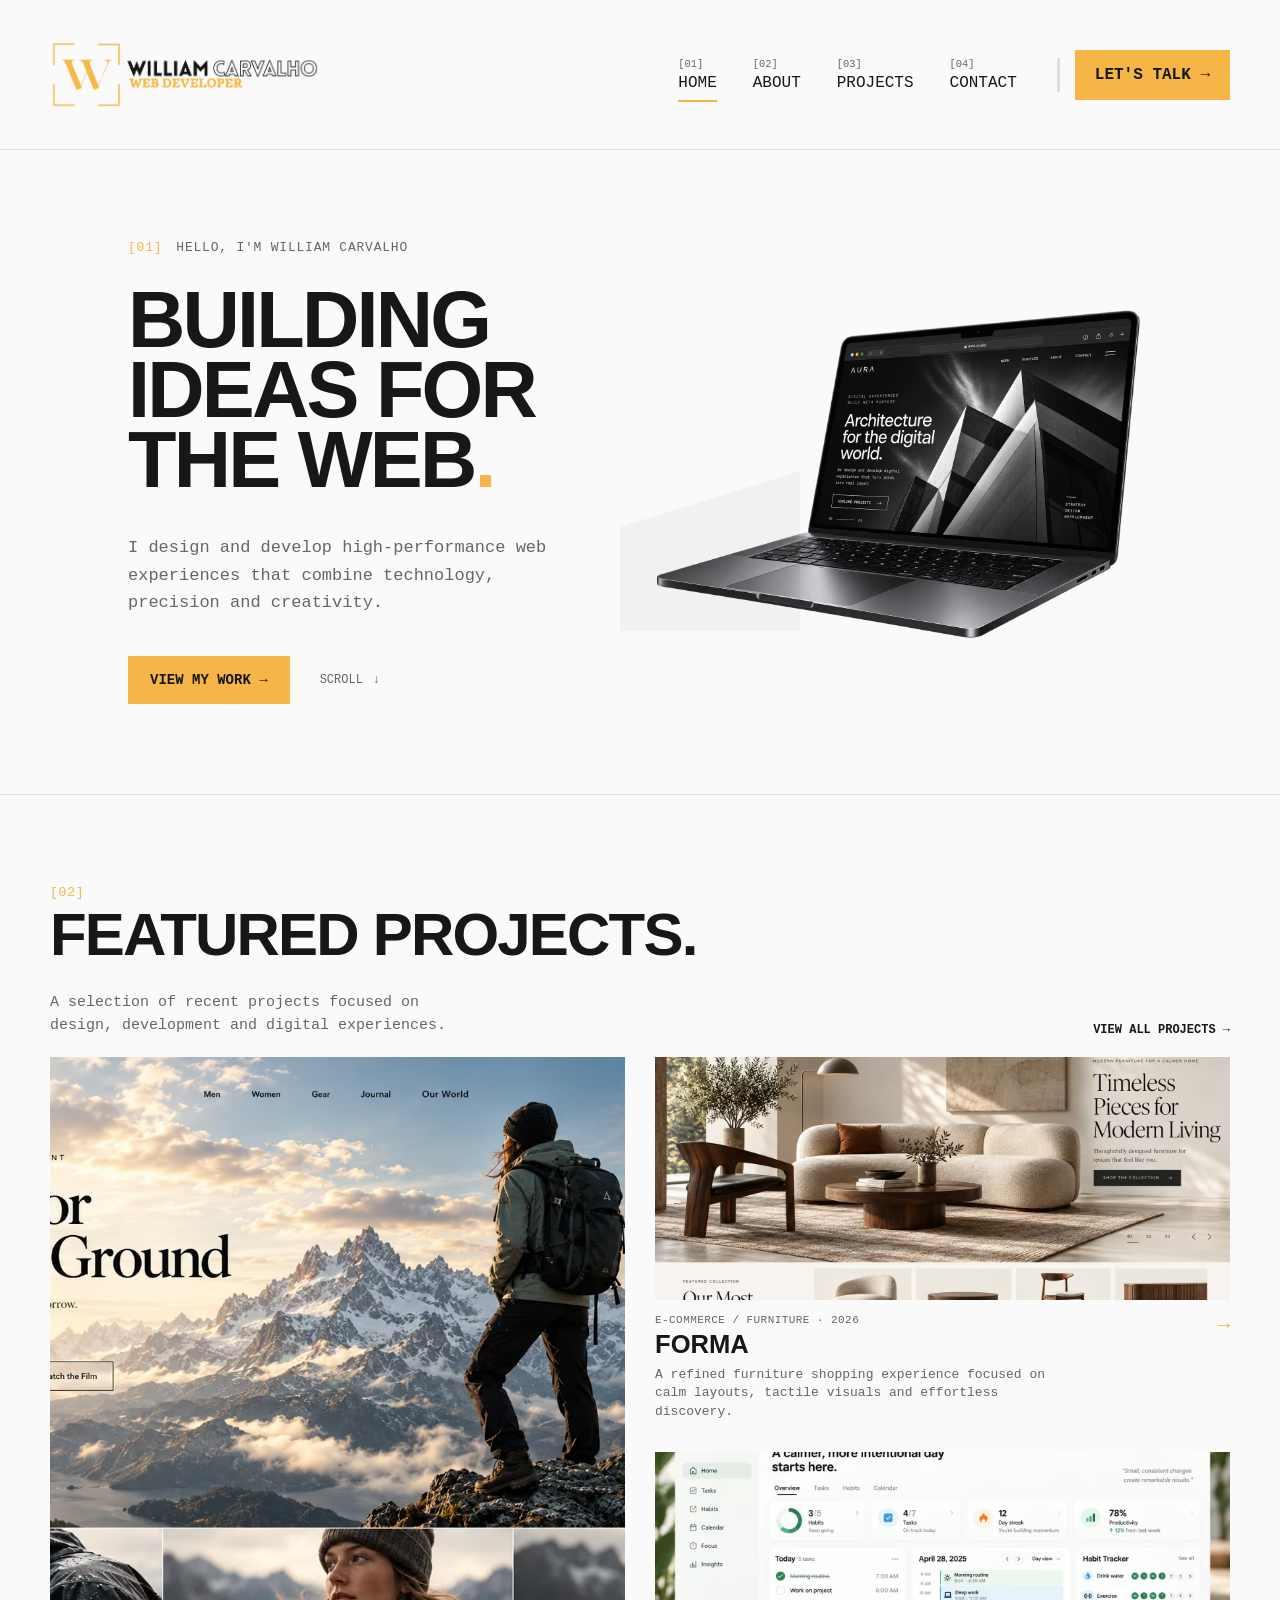
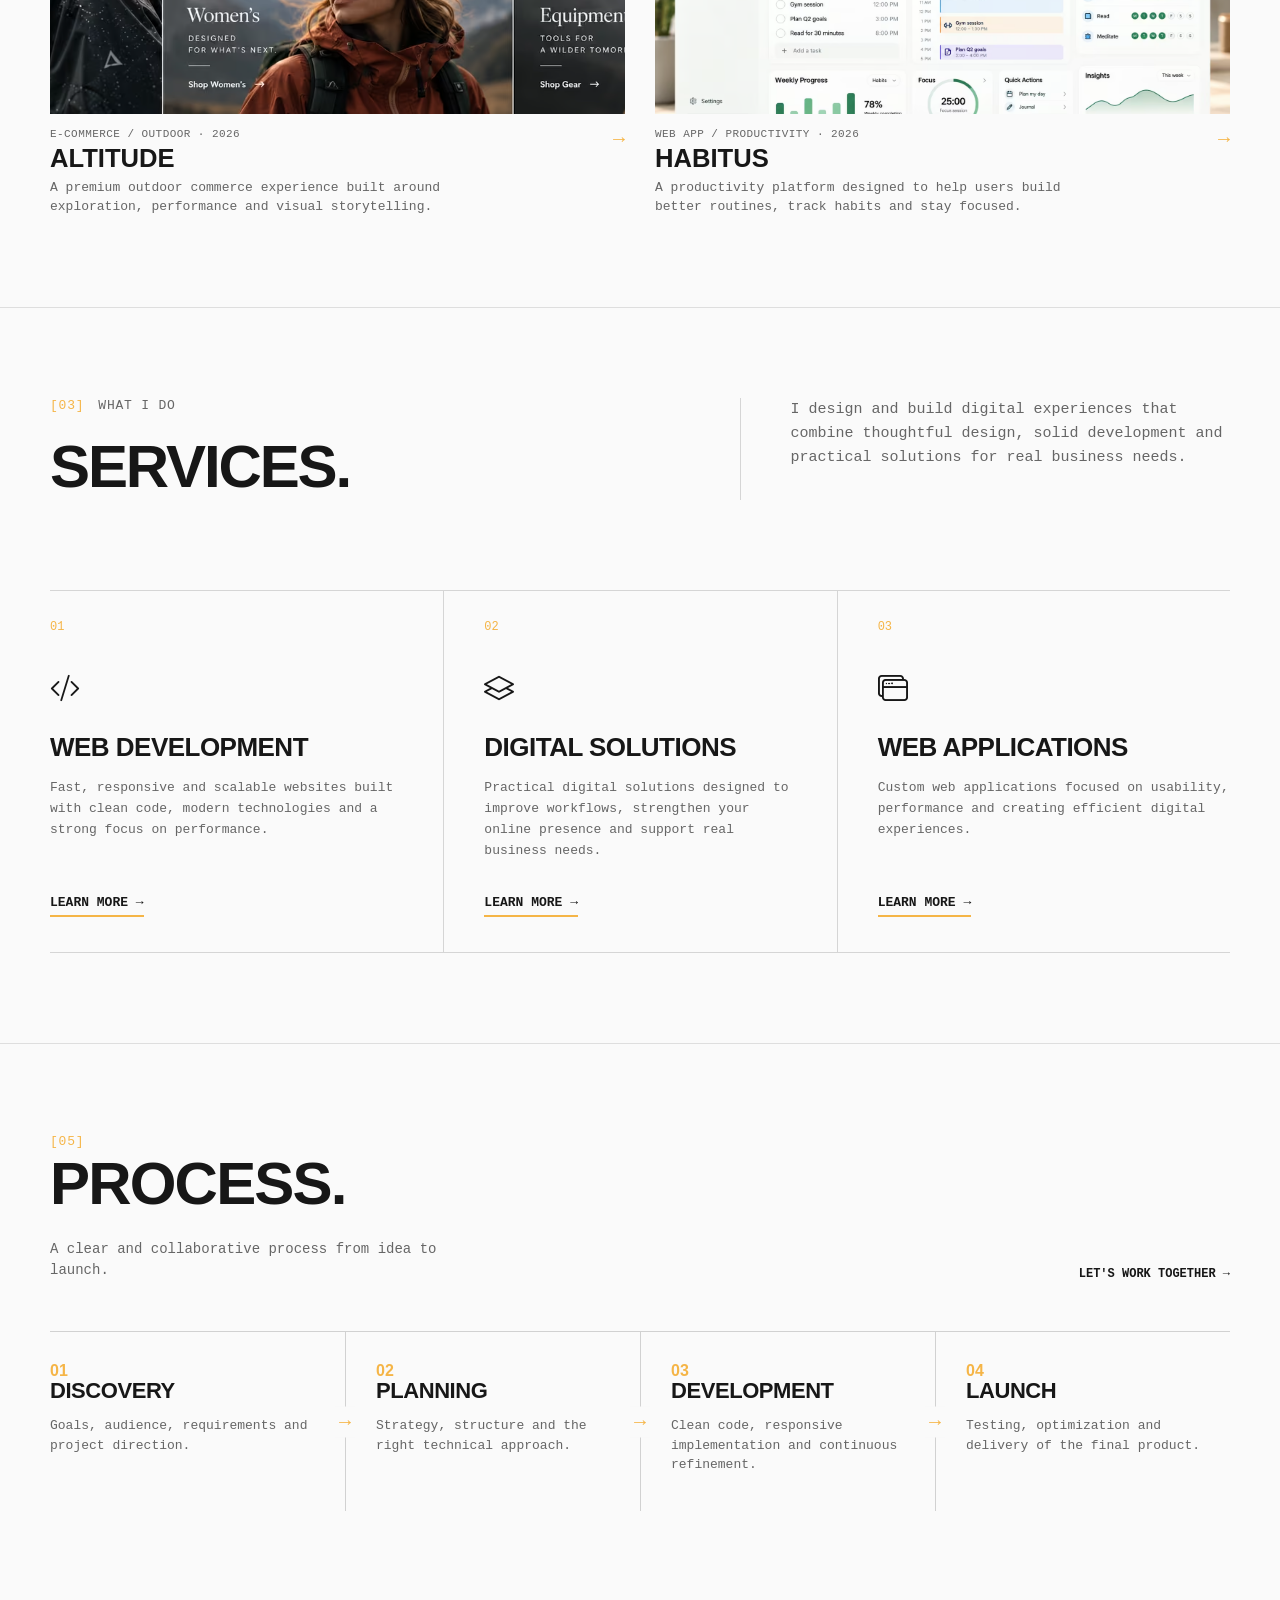
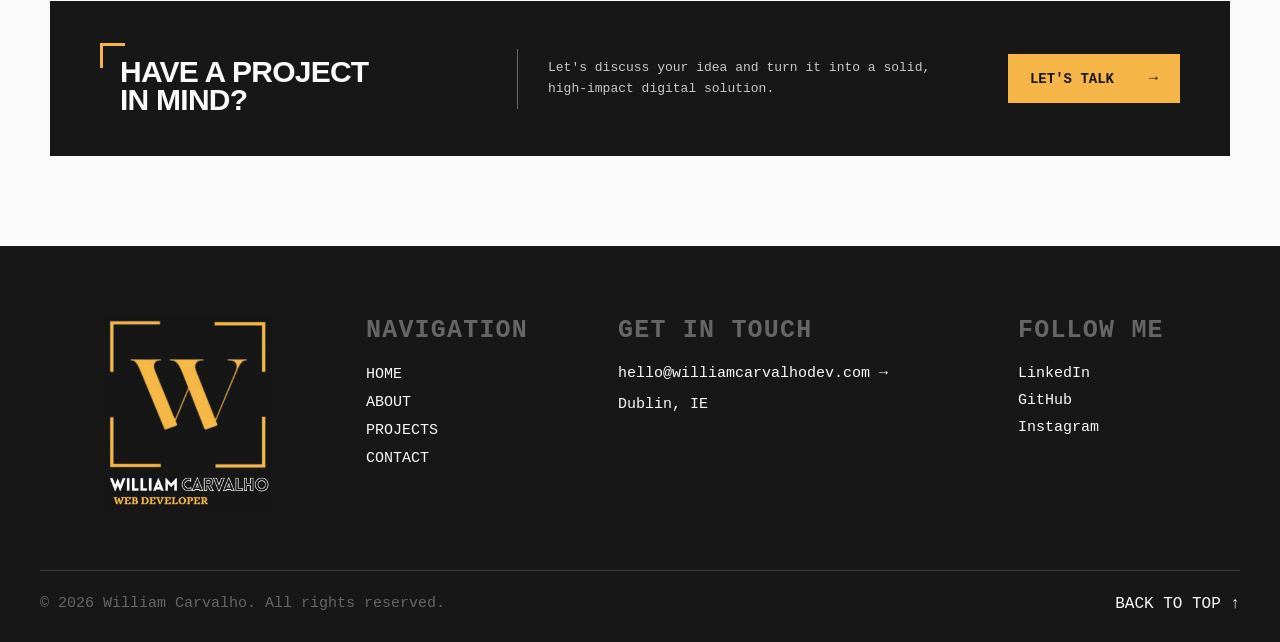
<file: index.html>
<!DOCTYPE html>
<html lang="en">
  <head>
    <meta charset="UTF-8" />
    <meta name="viewport" content="width=device-width, initial-scale=1.0" />
    <title>William Carvalho - Web Developer</title>
    <link rel="stylesheet" href="css/style.css" />
    <link
      rel="stylesheet"
      href="https://cdn.jsdelivr.net/npm/bootstrap-icons@1.13.2/font/bootstrap-icons.min.css"
    />
  </head>

  <body>
    <!-- Header -->
    <header class="site-header">
      <div class="container header-container">
        <!-- Website logo -->
        <a href="index.html" class="site-logo">
          <img src="images/full-logo-black.png" alt="William Carvalho Logo" />
        </a>

        <!-- Main navigation -->
        <nav
          class="main-navigation"
          id="main-navigation"
          aria-label="Main navigation"
        >
          <ul>
            <li>
              <a href="index.html" aria-current="page">
                <span class="nav-number">[01]</span>
                <span>Home</span>
              </a>
            </li>
            <li>
              <a href="about.html">
                <span class="nav-number">[02]</span>
                <span>About</span>
              </a>
            </li>
            <li>
              <a href="projects.html">
                <span class="nav-number">[03]</span>
                <span>Projects</span>
              </a>
            </li>
            <li>
              <a href="contact.html">
                <span class="nav-number">[04]</span>
                <span>Contact</span>
              </a>
            </li>
          </ul>
        </nav>

        <!-- Header CTA -->
        <a href="#" class="header-cta"> Let's Talk → </a>

        <!-- Mobile menu button -->
        <button
          class="menu-toggle"
          type="button"
          aria-label="Toggle navigation menu"
          aria-expanded="false"
          aria-controls="main-navigation"
        >
          <i class="bi bi-list" aria-hidden="true"></i>
        </button>
      </div>
    </header>

    <!-- Main Section -->
    <main>
      <!-- Hero -->
      <section class="hero">
        <div class="container hero-container">
          <!-- Hero Content -->
          <div class="hero-content">
            <div class="hero-label">
              <span>[01]</span>
              <span>Hello, I'm William Carvalho</span>
            </div>
            <h1 class="hero-title">
              Building<br />
              Ideas For<br />
              The Web<span class="hero-dot">.</span>
            </h1>
            <p class="hero-description">
              I design and develop high-performance web experiences that combine
              technology, precision and creativity.
            </p>
            <div class="hero-actions">
              <a href="#projects" class="hero-cta"> View my work → </a>
              <a href="#projects" class="hero-scroll">
                <span>Scroll</span>
                <span>↓</span>
              </a>
            </div>
          </div>
          <!-- Hero Visual -->
          <div class="hero-visual">
            <div class="hero-image">
              <img
                src="images/hero-banner.avif"
                alt="Creative web development workspace"
              />
            </div>
          </div>
        </div>
      </section>

      <!-- Featured Projects -->
      <section class="featured-projects" id="projects">
        <div class="container featured-projects-container">
          <!-- Section Header -->
          <div class="featured-projects-header">
            <div class="featured-projects-heading">
              <div class="section-label">
                <span>[02]</span>
              </div>
              <h2>Featured Projects<span class="section-dot">.</span></h2>
            </div>
            <div class="featured-projects-intro">
              <p>
                A selection of recent projects focused on design, development
                and digital experiences.
              </p>
              <a href="projects.html" class="section-link">
                View all projects →
              </a>
            </div>
          </div>

          <!-- Projects Grid -->
          <div class="projects-grid">
            <!-- Project 01 -->
            <article class="project-card project-card-large">
              <a href="project.html" class="project-image">
                <img
                  src="images/projects-images/project1.avif"
                  alt="Altitude project preview"
                />
              </a>
              <div class="project-info">
                <div>
                  <span class="project-meta">
                    E-commerce / Outdoor · 2026
                  </span>
                  <h3 class="project-title">Altitude</h3>
                  <p>
                    A premium outdoor commerce experience built around
                    exploration, performance and visual storytelling.
                  </p>
                </div>

                <a href="project.html" class="project-arrow"> → </a>
              </div>
            </article>

            <!-- Project 02 -->
            <article class="project-card project-card-small">
              <a href="#" class="project-image">
                <img src="images/projects-images/project2.avif" alt="" />
              </a>
              <div class="project-info">
                <div>
                  <span class="project-meta">
                    E-commerce / Furniture · 2026
                  </span>

                  <h3 class="project-title">Forma</h3>
                  <p>
                    A refined furniture shopping experience focused on calm
                    layouts, tactile visuals and effortless discovery.
                  </p>
                </div>
                <a href="#" class="project-arrow"> → </a>
              </div>
            </article>

            <!-- Project 03 -->
            <article class="project-card project-card-medium">
              <a href="#" class="project-image">
                <img src="images/projects-images/project3.avif" alt="" />
              </a>

              <div class="project-info">
                <div>
                  <span class="project-meta">
                    Web App / Productivity · 2026
                  </span>
                  <h3 class="project-title">Habitus</h3>
                  <p>
                    A productivity platform designed to help users build better
                    routines, track habits and stay focused.
                  </p>
                </div>
                <a href="#" class="project-arrow"> → </a>
              </div>
            </article>
          </div>
        </div>
      </section>

      <!-- Services -->
      <section class="services-intro-section">
        <div class="container services-intro-container">
          <div class="services-intro-heading">
            <div class="section-label services-intro-label">
              <span>[03]</span>
              <span>What I Do</span>
            </div>
            <h2>Services<span class="section-dot">.</span></h2>
          </div>
          <div class="services-intro-content">
            <p>
              I design and build digital experiences that combine thoughtful
              design, solid development and practical solutions for real
              business needs.
            </p>
          </div>
        </div>
      </section>

      <section class="services-core" id="services-list">
        <div class="container services-core-container">
          <article class="services-core-item">
            <span class="services-core-number">01</span>
            <div class="services-core-content">
              <i class="bi bi-code-slash"></i>
              <h3>Web Development</h3>
              <p>
                Fast, responsive and scalable websites built with clean code,
                modern technologies and a strong focus on performance.
              </p>
              <a href="#web-development"> Learn More → </a>
            </div>
          </article>
          <article class="services-core-item">
            <span class="services-core-number">02</span>
            <div class="services-core-content">
              <i class="bi bi-layers"></i>
              <h3>Digital Solutions</h3>
              <p>
                Practical digital solutions designed to improve workflows,
                strengthen your online presence and support real business needs.
              </p>
              <a href="#digital-solutions"> Learn More → </a>
            </div>
          </article>
          <article class="services-core-item">
            <span class="services-core-number">03</span>
            <div class="services-core-content">
              <i class="bi bi-window-stack"></i>
              <h3>Web Applications</h3>
              <p>
                Custom web applications focused on usability, performance and
                creating efficient digital experiences.
              </p>
              <a href="#web-applications"> Learn More → </a>
            </div>
          </article>
        </div>
      </section>

      <!-- Process -->
      <section class="process-preview" id="process">
        <div class="container process-preview-container">
          <div class="process-header">
            <div class="process-heading">
              <div class="section-label">
                <span>[05]</span>
              </div>
              <h2>Process<span class="section-dot">.</span></h2>
            </div>
            <div class="process-intro">
              <p>A clear and collaborative process from idea to launch.</p>
              <a href="contact.html" class="section-link">
                Let's work together →
              </a>
            </div>
          </div>

          <div class="process-grid">
            <article class="process-item">
              <div class="process-top">
                <span class="process-number">01</span>
              </div>
              <div class="process-content">
                <h3>Discovery</h3>
                <p>Goals, audience, requirements and project direction.</p>
              </div>
              <span class="process-arrow">→</span>
            </article>

            <article class="process-item">
              <div class="process-top">
                <span class="process-number">02</span>
              </div>
              <div class="process-content">
                <h3>Planning</h3>
                <p>Strategy, structure and the right technical approach.</p>
              </div>
              <span class="process-arrow">→</span>
            </article>

            <article class="process-item">
              <div class="process-top">
                <span class="process-number">03</span>
              </div>
              <div class="process-content">
                <h3>Development</h3>
                <p>
                  Clean code, responsive implementation and continuous
                  refinement.
                </p>
              </div>
              <span class="process-arrow">→</span>
            </article>

            <article class="process-item">
              <div class="process-top">
                <span class="process-number">04</span>
              </div>
              <div class="process-content">
                <h3>Launch</h3>
                <p>Testing, optimization and delivery of the final product.</p>
              </div>
            </article>
          </div>
        </div>
      </section>

      <!-- CTA Button -->
      <section class="services-final-cta">
        <div class="container services-final-cta-container">
          <div class="services-final-cta-heading">
            <span class="services-final-cta-corner"></span>
            <h2>
              Have a Project<br />
              in Mind<span class="section-dot">?</span>
            </h2>
          </div>
          <div class="services-final-cta-divider"></div>
          <div class="services-final-cta-text">
            <p>
              Let's discuss your idea and turn it into a solid, high-impact
              digital solution.
            </p>
          </div>
          <div class="services-final-cta-action">
            <a href="contact.html" class="services-final-cta-button">
              Let's Talk
              <span>→</span>
            </a>
          </div>
        </div>
      </section>
    </main>

    <!-- Footer -->
    <footer class="site-footer">
      <div class="container">
        <div class="footer-content">
          <!-- Logo -->
          <div class="footer-logo">
            <a href="index.html">
              <!-- Desktop / Laptop-->
              <img
                src="images/full-logo-2-white.png"
                alt="William Carvalho logo"
                class="footer-logo-desktop"
              />

              <!-- Tablet / Mobile -->
              <img
                src="images/full-logo-white.png"
                alt="William Carvalho logo"
                class="footer-logo-mobile"
              />
            </a>
          </div>

          <!-- Navigation -->
          <nav class="footer-navigation" aria-label="Footer navigation">
            <h2>Navigation</h2>

            <ul>
              <li><a href="index.html">Home</a></li>
              <li><a href="about.html">About</a></li>
              <li><a href="projects.html">Projects</a></li>
              <li><a href="contact.html">Contact</a></li>
            </ul>
          </nav>

          <!-- Contact -->
          <div class="footer-contact-section">
            <h2>Get in touch</h2>

            <div class="footer-contact">
              <a href="mailto:hello@williamcarvalho.com">
                hello@williamcarvalhodev.com →
              </a>
              <p>Dublin, IE</p>
            </div>
          </div>

          <!-- Social -->
          <div class="footer-social-section">
            <h2>Follow me</h2>
            <div class="footer-social">
              <a
                href="https://www.linkedin.com/in/william-carvalhoo/"
                target="_blank"
                rel="noopener noreferrer"
              >
                LinkedIn
              </a>
              <a
                href="https://github.com/williamcarvalhodev/"
                target="_blank"
                rel="noopener noreferrer"
              >
                GitHub
              </a>
              <a
                href="https://www.instagram.com/williamcarvalhodev/"
                target="_blank"
                rel="noopener noreferrer"
              >
                Instagram
              </a>
            </div>
          </div>
        </div>

        <!-- Footer bottom -->
        <div class="footer-bottom">
          <p>&copy; 2026 William Carvalho. All rights reserved.</p>
          <a href="#top" class="back-to-top"> Back to top ↑ </a>
        </div>
      </div>
    </footer>

    <script src="js/script/script.js"></script>
  </body>
</html>
</file>
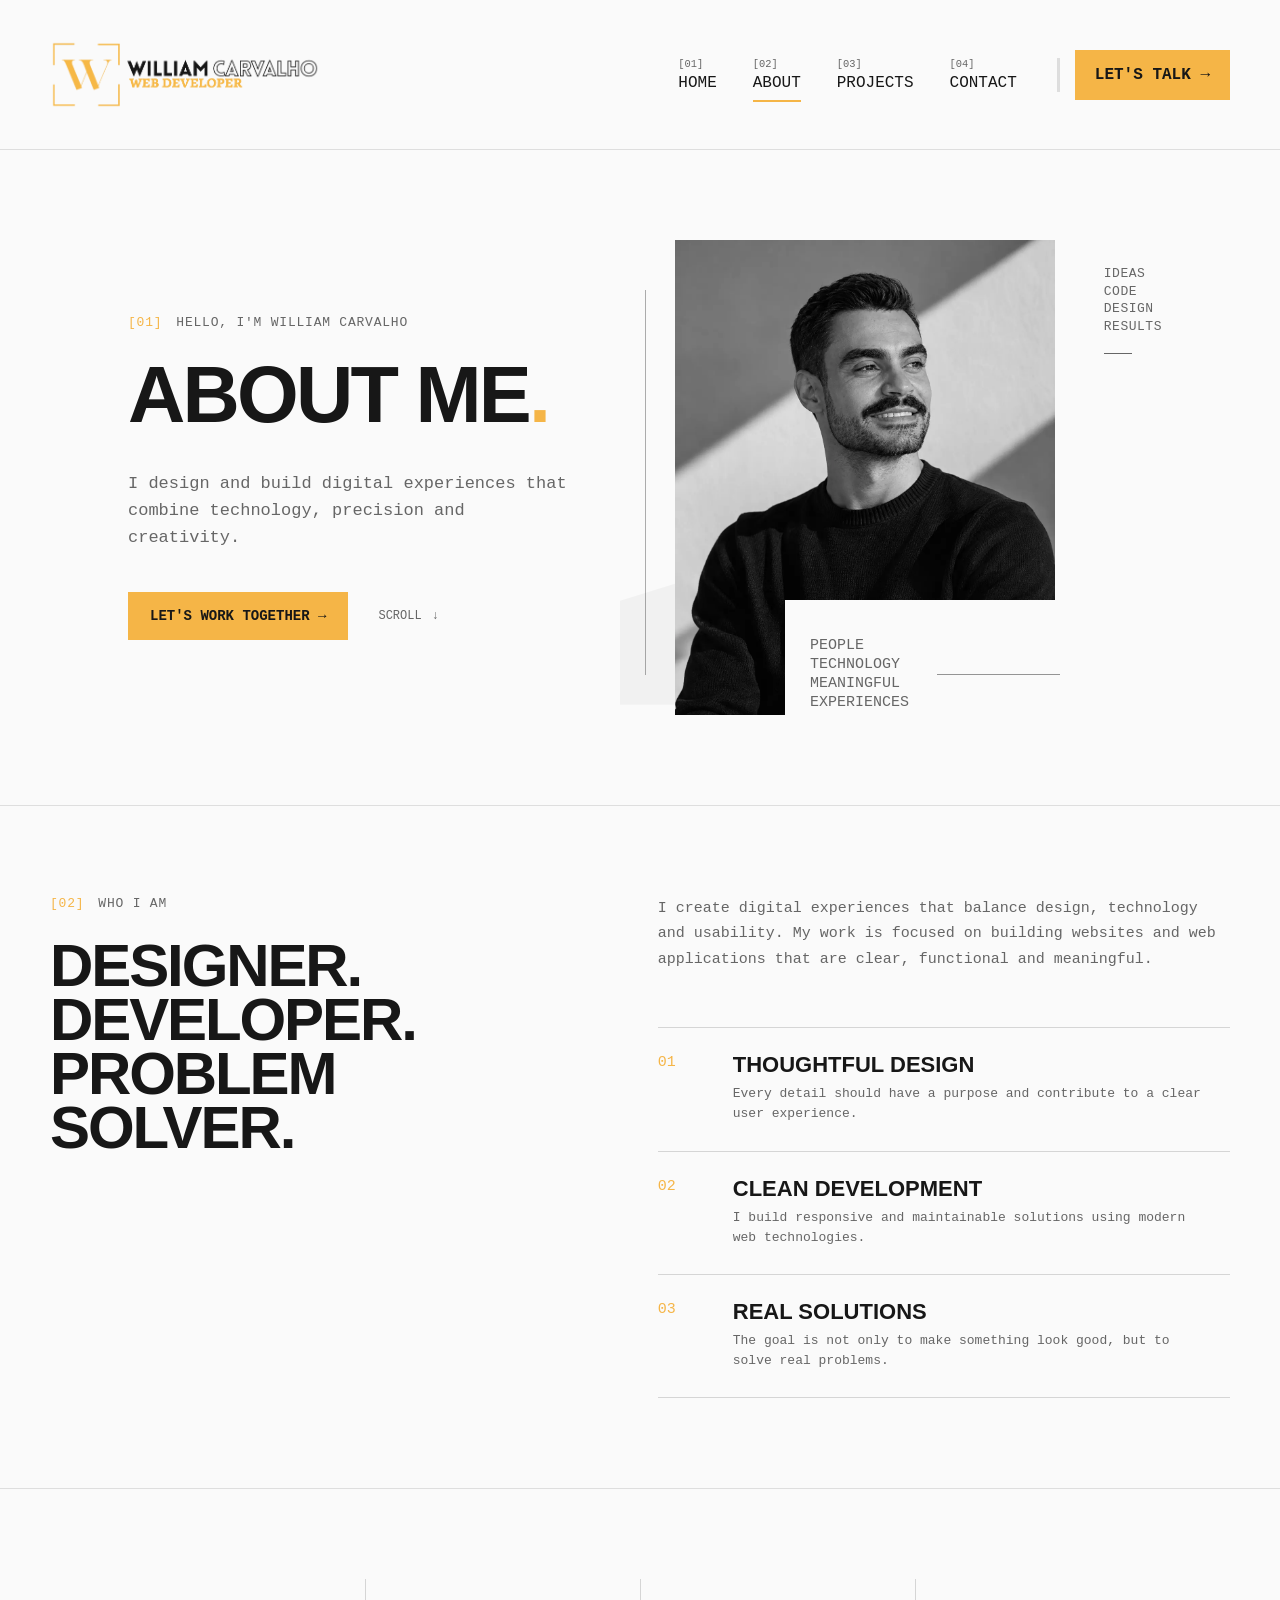
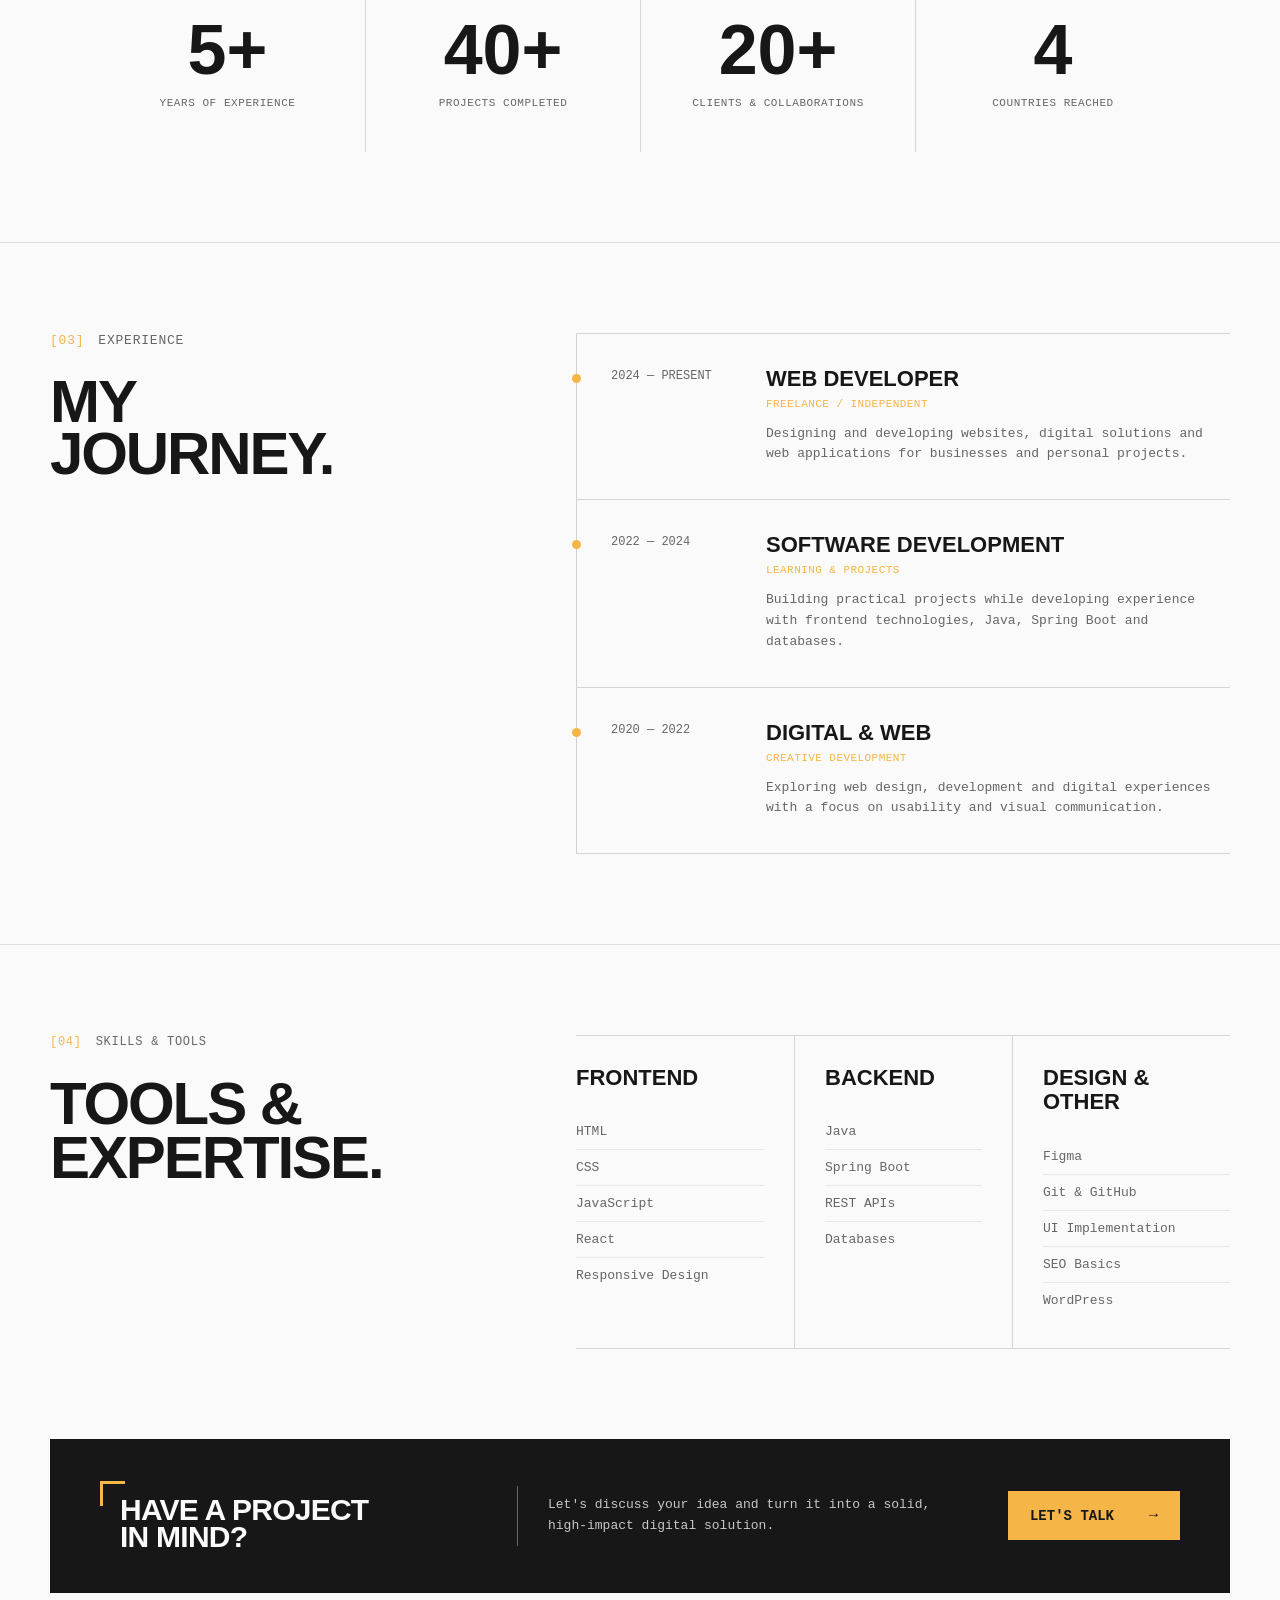
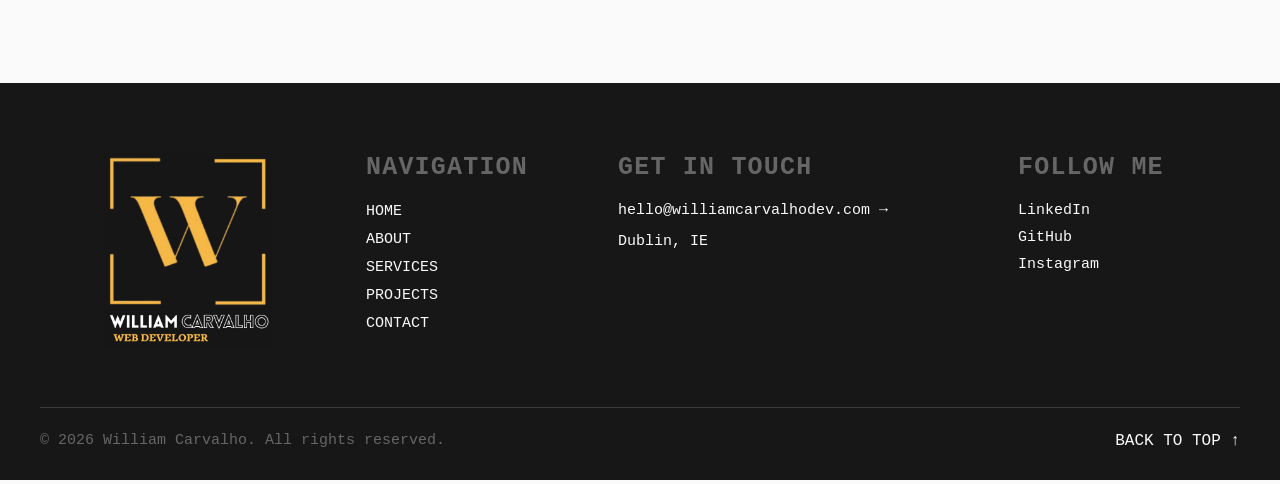
<file: about.html>
<!DOCTYPE html>
<html lang="en">

<head>
    <meta charset="UTF-8">
    <meta name="viewport" content="width=device-width, initial-scale=1.0">
    <title>William Carvalho | About</title>
    <link rel="stylesheet" href="css/style.css">
    <link rel="stylesheet" href="https://cdn.jsdelivr.net/npm/bootstrap-icons@1.13.2/font/bootstrap-icons.min.css">
</head>

<body>
    <!-- Header -->
    <header class="site-header">
        <div class="container header-container">

            <!-- Website logo -->
            <a href="index.html" class="site-logo">
                <img src="images/full-logo-black.png" alt="William Carvalho Logo">
            </a>

            <!-- Main navigation -->
            <nav class="main-navigation" id="main-navigation" aria-label="Main navigation">
                <ul>
                    <li>
                        <a href="index.html">
                            <span class="nav-number">[01]</span>
                            <span>Home</span>
                        </a>
                    </li>
                    <li>
                        <a href="about.html" aria-current="page">
                            <span class="nav-number">[02]</span>
                            <span>About</span>
                        </a>
                    </li>
                    <li>
                        <a href="projects.html">
                            <span class="nav-number">[03]</span>
                            <span>Projects</span>
                        </a>
                    </li>
                    <li>
                        <a href="contact.html">
                            <span class="nav-number">[04]</span>
                            <span>Contact</span>
                        </a>
                    </li>
                </ul>
            </nav>

            <!-- Header CTA -->
            <a href="#" class="header-cta">
                Let's Talk →
            </a>

            <!-- Mobile menu button -->
            <button class="menu-toggle" type="button" aria-label="Toggle navigation menu" aria-expanded="false"
                aria-controls="main-navigation">
                <i class="bi bi-list" aria-hidden="true"></i>
            </button>
        </div>
    </header>

    <!-- Main Section -->
    <main>
        <!-- About Hero -->
        <section class="hero">
            <div class="container hero-container">
                <!-- Hero Content -->
                <div class="hero-content">
                    <div class="hero-label">
                        <span>[01]</span>
                        <span>Hello, I'm William Carvalho</span>
                    </div>
                    <h1 class="hero-title">
                        About me<span class="hero-dot">.</span>
                    </h1>
                    <p class="hero-description">
                        I design and build digital experiences
                        that combine technology, precision
                        and creativity.
                    </p>
                    <div class="hero-actions">
                        <a href="contact.html" class="hero-cta">
                            Let's work together →
                        </a>
                        <a href="#projects" class="hero-scroll">
                            <span>Scroll</span>
                            <span>↓</span>
                        </a>
                    </div>
                </div>
                <!-- Hero Visual -->
                <div class="hero-visual about-hero">
                    <div class="about-page-hero-deco-line"></div>
                    <div class="hero-image">
                        <img src="images/profile-photo.webp" alt="William Carvalho Photo">
                    </div>
                    <div class="about-page-hero-side-text">
                        <p>
                            Ideas<br>
                            Code<br>
                            Design<br>
                            Results
                        </p>
                        <span></span>
                    </div>
                    <div class="about-page-hero-caption">
                        <p>
                            People<br>
                            Technology<br>
                            Meaningful<br>
                            Experiences
                        </p>
                        <span class="about-page-caption-line"></span>
                    </div>
                </div>
            </div>
        </section>

        <!-- Who am I section -->
        <section class="about-who" id="who-i-am">
            <div class="container about-who-container">
                <div class="about-who-heading">
                    <div class="section-label">
                        <span>[02]</span>
                        <span>Who I Am</span>
                    </div>
                    <h2>
                        Designer.<br>
                        Developer.<br>
                        Problem Solver<span class="section-dot">.</span>
                    </h2>
                </div>
                <div class="about-who-content">
                    <p class="about-who-intro">
                        I create digital experiences that balance design,
                        technology and usability. My work is focused on building
                        websites and web applications that are clear, functional
                        and meaningful.
                    </p>
                    <div class="about-who-points">
                        <article class="about-who-point">
                            <span>01</span>
                            <div>
                                <h3>Thoughtful Design</h3>
                                <p>
                                    Every detail should have a purpose and contribute
                                    to a clear user experience.
                                </p>
                            </div>
                        </article>

                        <article class="about-who-point">
                            <span>02</span>
                            <div>
                                <h3>Clean Development</h3>
                                <p>
                                    I build responsive and maintainable solutions
                                    using modern web technologies.
                                </p>
                            </div>
                        </article>

                        <article class="about-who-point">
                            <span>03</span>
                            <div>
                                <h3>Real Solutions</h3>
                                <p>
                                    The goal is not only to make something look good,
                                    but to solve real problems.
                                </p>
                            </div>
                        </article>
                    </div>
                </div>
            </div>
        </section>

        <!-- Numbers section -->
        <section class="about-numbers">
            <div class="container about-numbers-container">
                <div class="about-numbers-grid">
                    <div class="about-number-item">
                        <strong>5+</strong>
                        <span>Years of Experience</span>
                    </div>

                    <div class="about-number-item">
                        <strong>40+</strong>
                        <span>Projects Completed</span>
                    </div>

                    <div class="about-number-item">
                        <strong>20+</strong>
                        <span>Clients & Collaborations</span>
                    </div>

                    <div class="about-number-item">
                        <strong>4</strong>
                        <span>Countries Reached</span>
                    </div>
                </div>
            </div>
        </section>

        <!-- My journey section -->
        <section class="about-journey" id="journey">
            <div class="container about-journey-container">
                <div class="about-journey-heading">
                    <div class="section-label">
                        <span>[03]</span>
                        <span>Experience</span>
                    </div>
                    <h2>
                        My<br>
                        Journey<span class="section-dot">.</span>
                    </h2>
                </div>
                <div class="about-journey-timeline">
                    <article class="journey-item">
                        <span class="journey-year">2024 — Present</span>
                        <div class="journey-content">
                            <h3>Web Developer</h3>
                            <span class="journey-company">Freelance / Independent</span>
                            <p>
                                Designing and developing websites, digital solutions
                                and web applications for businesses and personal projects.
                            </p>
                        </div>
                    </article>

                    <article class="journey-item">
                        <span class="journey-year">2022 — 2024</span>

                        <div class="journey-content">
                            <h3>Software Development</h3>
                            <span class="journey-company">Learning & Projects</span>
                            <p>
                                Building practical projects while developing experience
                                with frontend technologies, Java, Spring Boot and databases.
                            </p>
                        </div>
                    </article>

                    <article class="journey-item">
                        <span class="journey-year">2020 — 2022</span>
                        <div class="journey-content">
                            <h3>Digital & Web</h3>
                            <span class="journey-company">Creative Development</span>
                            <p>
                                Exploring web design, development and digital experiences
                                with a focus on usability and visual communication.
                            </p>
                        </div>
                    </article>
                </div>
            </div>
        </section>

        <!-- Skills section -->
        <section class="about-skills" id="skills">
            <div class="container about-skills-container">
                <div class="about-skills-heading">
                    <div class="section-label">
                        <span>[04]</span>
                        <span>Skills & Tools</span>
                    </div>
                    <h2>
                        Tools &<br>
                        Expertise<span class="section-dot">.</span>
                    </h2>
                </div>
                <div class="about-skills-content">
                    <article class="skills-group">
                        <h3>Frontend</h3>
                        <ul>
                            <li>HTML</li>
                            <li>CSS</li>
                            <li>JavaScript</li>
                            <li>React</li>
                            <li>Responsive Design</li>
                        </ul>
                    </article>
                    <article class="skills-group">
                        <h3>Backend</h3>
                        <ul>
                            <li>Java</li>
                            <li>Spring Boot</li>
                            <li>REST APIs</li>
                            <li>Databases</li>
                        </ul>
                    </article>
                    <article class="skills-group">
                        <h3>Design & Other</h3>
                        <ul>
                            <li>Figma</li>
                            <li>Git & GitHub</li>
                            <li>UI Implementation</li>
                            <li>SEO Basics</li>
                            <li>WordPress</li>
                        </ul>
                    </article>
                </div>
            </div>
        </section>

        <!-- CTA Button -->
        <section class="services-final-cta">
            <div class="container services-final-cta-container">
                <div class="services-final-cta-heading">
                    <span class="services-final-cta-corner"></span>
                    <h2>
                        Have a Project<br>
                        in Mind<span class="section-dot">?</span>
                    </h2>
                </div>
                <div class="services-final-cta-divider"></div>
                <div class="services-final-cta-text">
                    <p>
                        Let's discuss your idea and turn it into
                        a solid, high-impact digital solution.
                    </p>
                </div>
                <div class="services-final-cta-action">
                    <a href="contact.html" class="services-final-cta-button">
                        Let's Talk
                        <span>→</span>
                    </a>
                </div>
            </div>
        </section>
    </main>

    <!-- Footer -->
    <footer class="site-footer">
        <div class="container">
            <div class="footer-content">

                <!-- Logo -->
                <div class="footer-logo">
                    <a href="index.html">
                        <!-- Desktop / Laptop-->
                        <img src="images/full-logo-2-white.png" alt="William Carvalho logo" class="footer-logo-desktop">

                        <!-- Tablet / Mobile -->
                        <img src="images/full-logo-white.png" alt="William Carvalho logo" class="footer-logo-mobile">
                    </a>
                </div>

                <!-- Navigation -->
                <nav class="footer-navigation" aria-label="Footer navigation">
                    <h2>Navigation</h2>

                    <ul>
                        <li><a href="index.html">Home</a></li>
                        <li><a href="about.html">About</a></li>
                        <li><a href="services.html">Services</a></li>
                        <li><a href="projects.html">Projects</a></li>
                        <li><a href="contact.html">Contact</a></li>
                    </ul>
                </nav>

                <!-- Contact -->
                <div class="footer-contact-section">
                    <h2>Get in touch</h2>

                    <div class="footer-contact">
                        <a href="mailto:hello@williamcarvalho.com">
                            hello@williamcarvalhodev.com →
                        </a>
                        <p>Dublin, IE</p>
                    </div>
                </div>

                <!-- Social -->
                <div class="footer-social-section">
                    <h2>Follow me</h2>
                    <div class="footer-social">
                        <a href="https://www.linkedin.com/in/william-carvalhoo/" target="_blank"
                            rel="noopener noreferrer">
                            LinkedIn
                        </a>
                        <a href="https://github.com/williamcarvalhodev/" target="_blank" rel="noopener noreferrer">
                            GitHub
                        </a>
                        <a href="https://www.instagram.com/williamcarvalhodev/" target="_blank"
                            rel="noopener noreferrer">
                            Instagram
                        </a>
                    </div>
                </div>
            </div>

            <!-- Footer bottom -->
            <div class="footer-bottom">
                <p>
                    &copy; 2026 William Carvalho. All rights reserved.
                </p>
                <a href="#top" class="back-to-top">
                    Back to top ↑
                </a>
            </div>
        </div>
    </footer>

    <script src="js/script/script.js"></script>
</body>

</html>
</file>
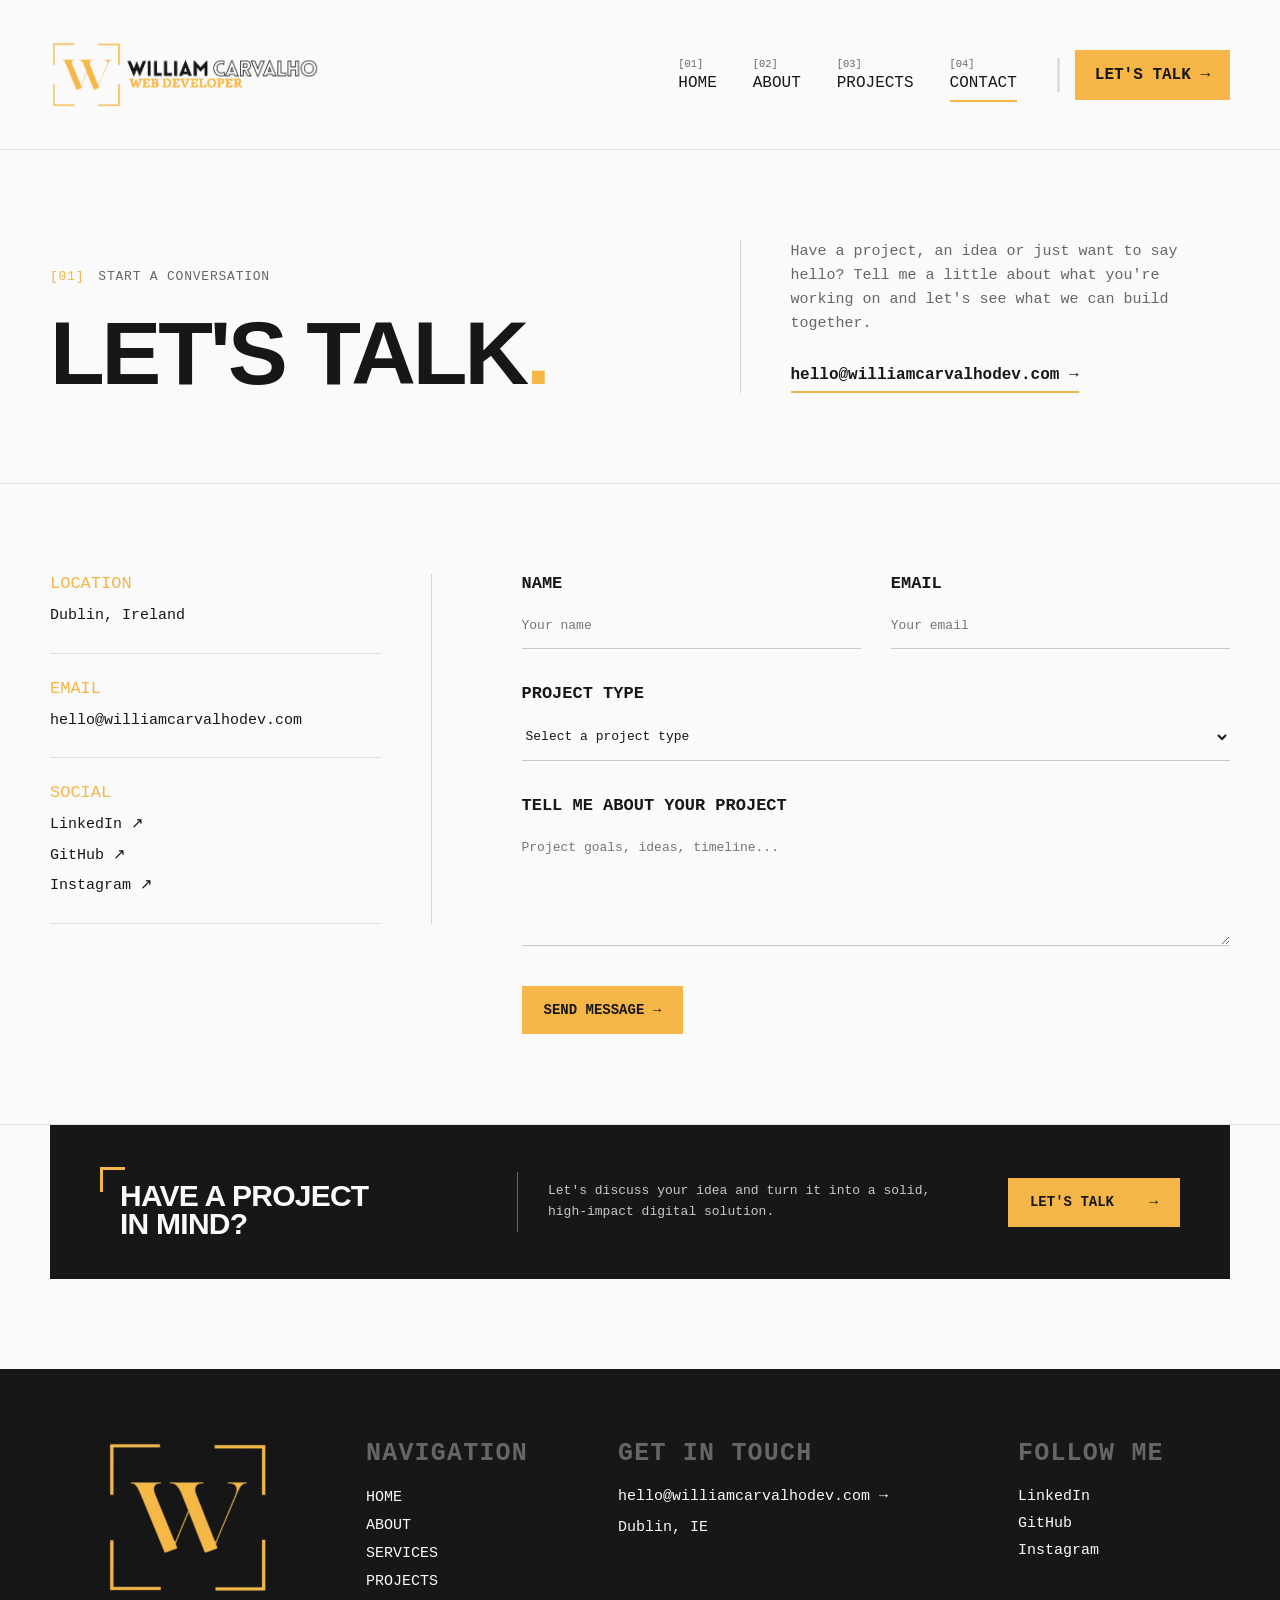
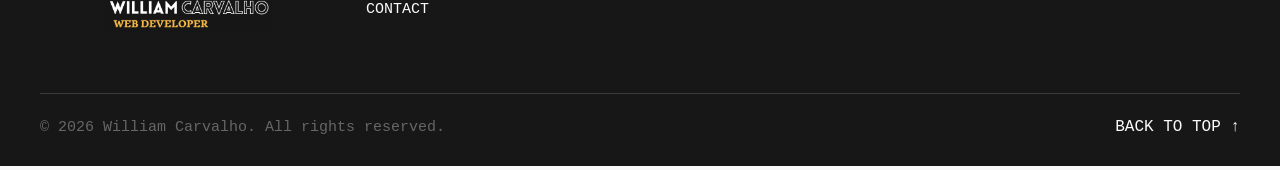
<file: contact.html>
<!DOCTYPE html>
<html lang="en">

<head>
    <meta charset="UTF-8">
    <meta name="viewport" content="width=device-width, initial-scale=1.0">
    <title>William Carvalho | Contact</title>
    <link rel="stylesheet" href="css/style.css">
    <link rel="stylesheet" href="https://cdn.jsdelivr.net/npm/bootstrap-icons@1.13.2/font/bootstrap-icons.min.css">
</head>

<body>
    <!-- Header -->
    <header class="site-header">
        <div class="container header-container">

            <!-- Website logo -->
            <a href="index.html" class="site-logo">
                <img src="images/full-logo-black.png" alt="William Carvalho Logo">
            </a>

            <!-- Main navigation -->
            <nav class="main-navigation" id="main-navigation" aria-label="Main navigation">
                <ul>
                    <li>
                        <a href="index.html">
                            <span class="nav-number">[01]</span>
                            <span>Home</span>
                        </a>
                    </li>
                    <li>
                        <a href="about.html">
                            <span class="nav-number">[02]</span>
                            <span>About</span>
                        </a>
                    </li>
                    <li>
                        <a href="projects.html">
                            <span class="nav-number">[03]</span>
                            <span>Projects</span>
                        </a>
                    </li>
                    <li>
                        <a href="contact.html" aria-current="page">
                            <span class="nav-number">[04]</span>
                            <span>Contact</span>
                        </a>
                    </li>
                </ul>
            </nav>

            <!-- Header CTA -->
            <a href="#" class="header-cta">
                Let's Talk →
            </a>

            <!-- Mobile menu button -->
            <button class="menu-toggle" type="button" aria-label="Toggle navigation menu" aria-expanded="false"
                aria-controls="main-navigation">
                <i class="bi bi-list" aria-hidden="true"></i>
            </button>
        </div>
    </header>

    <!-- Main Section -->
    <main>
        <!-- Contact Hero -->
        <section class="contact-hero">
            <div class="container contact-hero-container">
                <div class="contact-hero-heading">
                    <div class="hero-label">
                        <span>[01]</span>
                        <span>Start a Conversation</span>
                    </div>
                    <h1 class="hero-title">
                        Let's Talk<span class="hero-dot">.</span>
                    </h1>
                </div>
                <div class="contact-hero-intro">
                    <p>
                        Have a project, an idea or just want to say hello?
                        Tell me a little about what you're working on and
                        let's see what we can build together.
                    </p>
                    <a href="mailto:hello@williamcarvalhodev.com" class="contact-email">
                        hello@williamcarvalhodev.com →
                    </a>
                </div>
            </div>
        </section>

        <!-- Contact Main -->
        <section class="contact-main">
            <div class="container contact-main-container">
                <!-- Contact Information -->
                <div class="contact-info">
                    <div class="contact-info-item">
                        <span class="contact-info-label">Location</span>
                        <p>Dublin, Ireland</p>
                    </div>
                    <div class="contact-info-item">
                        <span class="contact-info-label">Email</span>
                        <a href="mailto:hello@williamcarvalhodev.com">
                            hello@williamcarvalhodev.com
                        </a>
                    </div>
                    <div class="contact-info-item">
                        <span class="contact-info-label">Social</span>
                        <div class="contact-social">
                            <a href="https://www.linkedin.com/in/william-carvalhoo/" target="_blank"
                                rel="noopener noreferrer">
                                LinkedIn ↗
                            </a>
                            <a href="https://github.com/williamcarvalhodev/" target="_blank" rel="noopener noreferrer">
                                GitHub ↗
                            </a>
                            <a href="https://www.instagram.com/williamcarvalhodev/" target="_blank"
                                rel="noopener noreferrer">
                                Instagram ↗
                            </a>
                        </div>
                    </div>
                </div>

                <!-- Contact Form -->
                <form class="contact-form">
                    <div class="contact-form-row">
                        <div class="contact-field">
                            <label for="name">Name</label>
                            <input type="text" id="name" name="name" placeholder="Your name" required>
                        </div>
                        <div class="contact-field">
                            <label for="email">Email</label>
                            <input type="email" id="email" name="email" placeholder="Your email" required>
                        </div>
                    </div>
                    <div class="contact-field">
                        <label for="subject">Project Type</label>
                        <select id="subject" name="subject">
                            <option value="">Select a project type</option>
                            <option value="website">Website</option>
                            <option value="landing-page">Landing Page</option>
                            <option value="business">Business Solution</option>
                            <option value="web-app">Web Application</option>
                            <option value="other">Other</option>
                        </select>
                    </div>
                    <div class="contact-field">
                        <label for="message">Tell me about your project</label>
                        <textarea id="message" name="message" rows="6" placeholder="Project goals, ideas, timeline..."
                            required></textarea>
                    </div>
                    <button type="submit" class="contact-submit">Send message →</button>
                </form>
            </div>
        </section>

        <!-- CTA Button -->
        <section class="services-final-cta">
            <div class="container services-final-cta-container">
                <div class="services-final-cta-heading">
                    <span class="services-final-cta-corner"></span>
                    <h2>
                        Have a Project<br>
                        in Mind<span class="section-dot">?</span>
                    </h2>
                </div>
                <div class="services-final-cta-divider"></div>
                <div class="services-final-cta-text">
                    <p>
                        Let's discuss your idea and turn it into
                        a solid, high-impact digital solution.
                    </p>
                </div>
                <div class="services-final-cta-action">
                    <a href="contact.html" class="services-final-cta-button">
                        Let's Talk
                        <span>→</span>
                    </a>
                </div>
            </div>
        </section>
    </main>

    <!-- Footer -->
    <footer class="site-footer">
        <div class="container">
            <div class="footer-content">

                <!-- Logo -->
                <div class="footer-logo">
                    <a href="index.html">
                        <!-- Desktop / Laptop-->
                        <img src="images/full-logo-2-white.png" alt="William Carvalho logo" class="footer-logo-desktop">

                        <!-- Tablet / Mobile -->
                        <img src="images/full-logo-white.png" alt="William Carvalho logo" class="footer-logo-mobile">
                    </a>
                </div>

                <!-- Navigation -->
                <nav class="footer-navigation" aria-label="Footer navigation">
                    <h2>Navigation</h2>

                    <ul>
                        <li><a href="index.html">Home</a></li>
                        <li><a href="about.html">About</a></li>
                        <li><a href="services.html">Services</a></li>
                        <li><a href="projects.html">Projects</a></li>
                        <li><a href="contact.html">Contact</a></li>
                    </ul>
                </nav>

                <!-- Contact -->
                <div class="footer-contact-section">
                    <h2>Get in touch</h2>

                    <div class="footer-contact">
                        <a href="mailto:hello@williamcarvalho.com">
                            hello@williamcarvalhodev.com →
                        </a>
                        <p>Dublin, IE</p>
                    </div>
                </div>

                <!-- Social -->
                <div class="footer-social-section">
                    <h2>Follow me</h2>
                    <div class="footer-social">
                        <a href="https://www.linkedin.com/in/william-carvalhoo/" target="_blank"
                            rel="noopener noreferrer">
                            LinkedIn
                        </a>
                        <a href="https://github.com/williamcarvalhodev/" target="_blank" rel="noopener noreferrer">
                            GitHub
                        </a>
                        <a href="https://www.instagram.com/williamcarvalhodev/" target="_blank"
                            rel="noopener noreferrer">
                            Instagram
                        </a>
                    </div>
                </div>
            </div>

            <!-- Footer bottom -->
            <div class="footer-bottom">
                <p>
                    &copy; 2026 William Carvalho. All rights reserved.
                </p>
                <a href="#top" class="back-to-top">
                    Back to top ↑
                </a>
            </div>
        </div>
    </footer>

    <script src="js/script/script.js"></script>
</body>

</html>
</file>
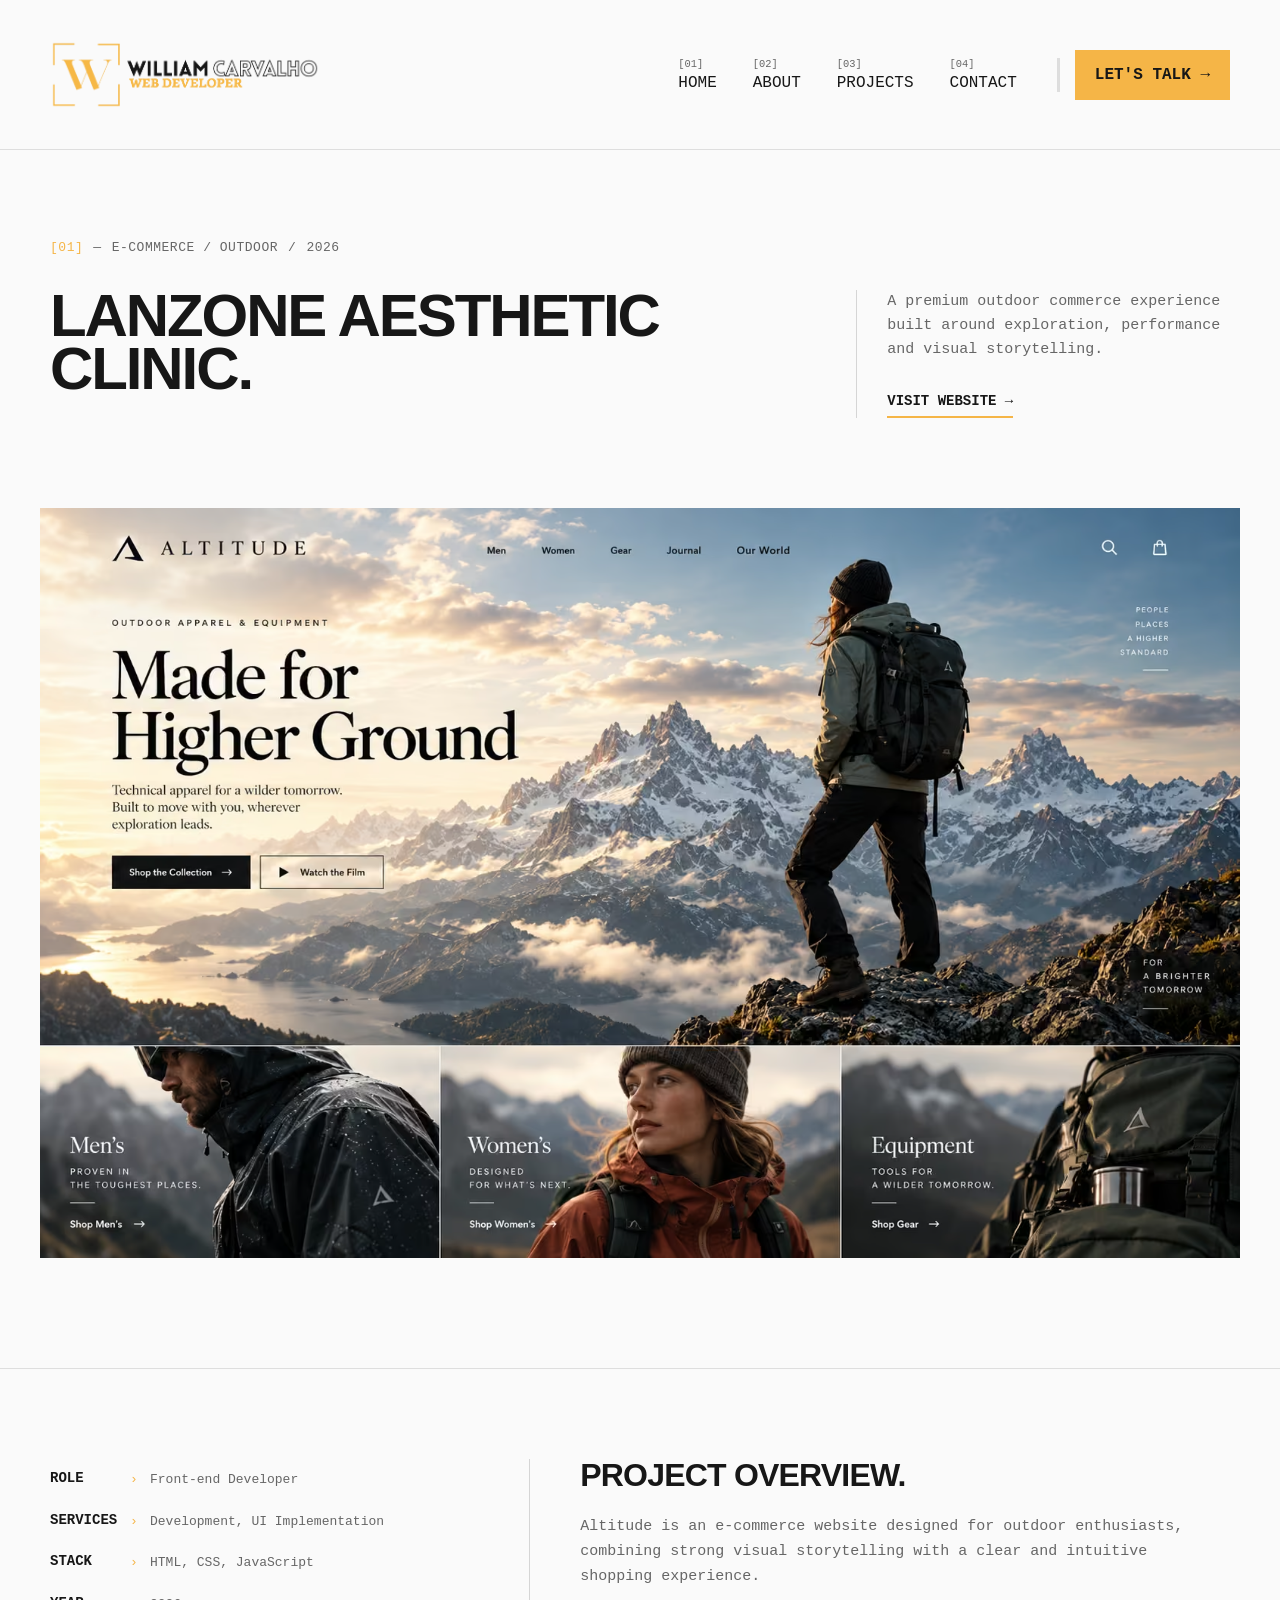
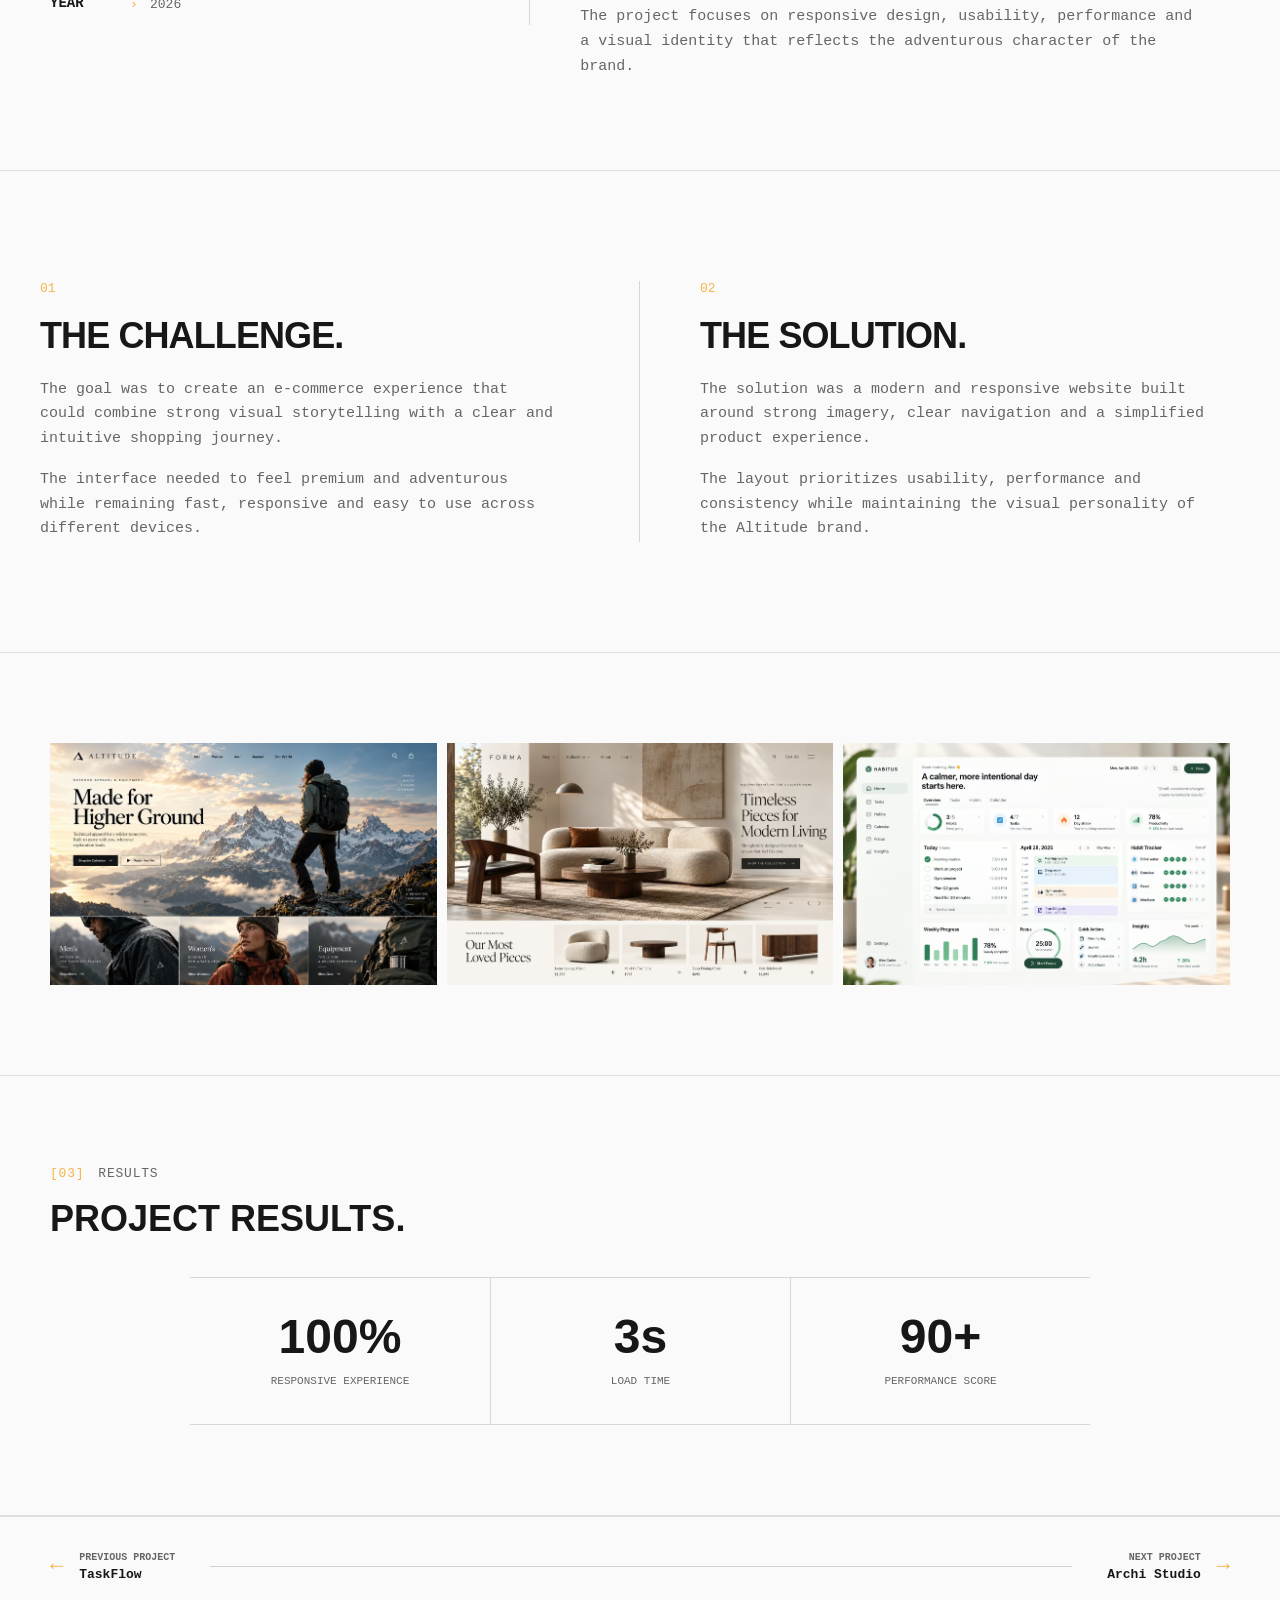
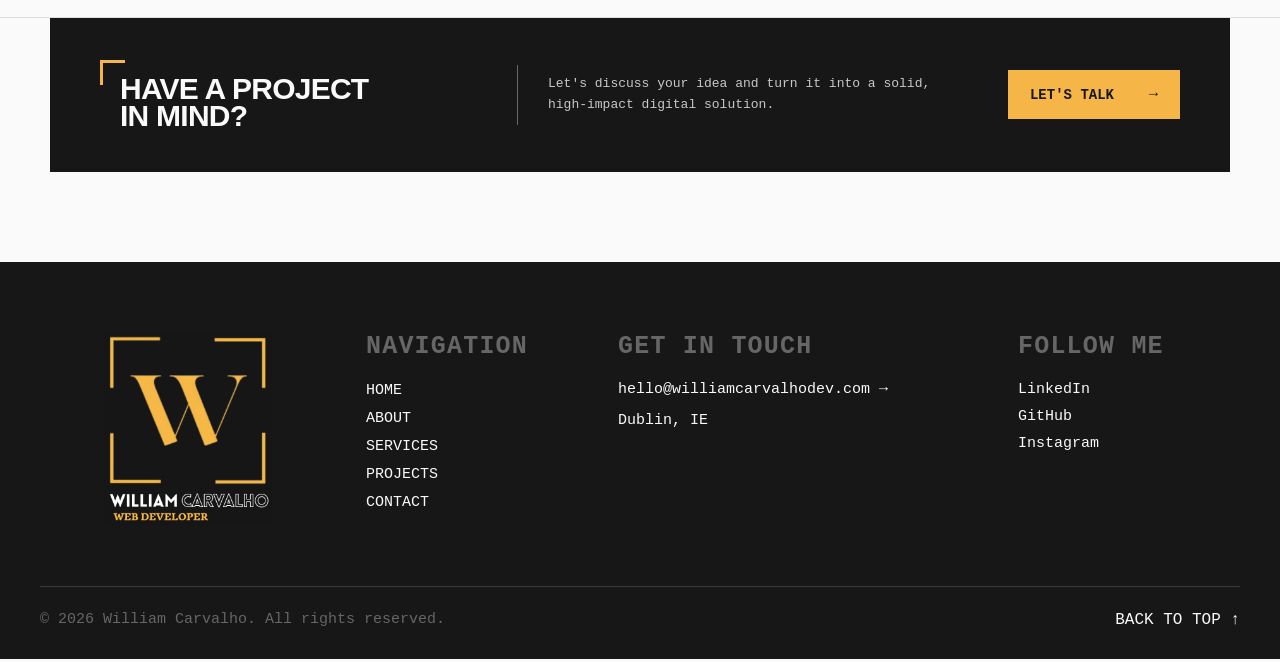
<file: project.html>
<!DOCTYPE html>
<html lang="en">

<head>
    <meta charset="UTF-8">
    <meta name="viewport" content="width=device-width, initial-scale=1.0">
    <title>William Carvalho | Project Name</title>
    <link rel="stylesheet" href="css/style.css">
    <link rel="stylesheet" href="https://cdn.jsdelivr.net/npm/bootstrap-icons@1.13.2/font/bootstrap-icons.min.css">
</head>

<body>
    <!-- Header -->
    <header class="site-header">
        <div class="container header-container">

            <!-- Website logo -->
            <a href="index.html" class="site-logo">
                <img src="images/full-logo-black.png" alt="William Carvalho Logo">
            </a>

            <!-- Main navigation -->
            <nav class="main-navigation" id="main-navigation" aria-label="Main navigation">
                <ul>
                    <li>
                        <a href="index.html">
                            <span class="nav-number">[01]</span>
                            <span>Home</span>
                        </a>
                    </li>
                    <li>
                        <a href="about.html">
                            <span class="nav-number">[02]</span>
                            <span>About</span>
                        </a>
                    </li>
                    <li>
                        <a href="projects.html">
                            <span class="nav-number">[03]</span>
                            <span>Projects</span>
                        </a>
                    </li>
                    <li>
                        <a href="contact.html">
                            <span class="nav-number">[04]</span>
                            <span>Contact</span>
                        </a>
                    </li>
                </ul>
            </nav>

            <!-- Header CTA -->
            <a href="#" class="header-cta">
                Let's Talk →
            </a>

            <!-- Mobile menu button -->
            <button class="menu-toggle" type="button" aria-label="Toggle navigation menu" aria-expanded="false"
                aria-controls="main-navigation">
                <i class="bi bi-list" aria-hidden="true"></i>
            </button>
        </div>
    </header>

    <!-- Main Section -->
    <main>
        <!-- Project Hero -->
        <section class="project-detail-hero">
            <div class="container project-detail-hero-container">
                <div class="project-detail-meta">
                    <span>[01]</span>
                    <span>—</span>
                    <span>E-commerce / Outdoor</span>
                    <span>/</span>
                    <span>2026</span>
                </div>
                <div class="project-detail-heading">
                    <h1>
                        Lanzone Aesthetic Clinic<span class="section-dot">.</span>
                    </h1>
                    <div class="project-detail-intro">
                        <p>
                            A premium outdoor commerce experience built around
                            exploration, performance and visual storytelling.
                        </p>
                        <a href="#" target="_blank" rel="noopener noreferrer" class="project-detail-live-link">
                            Visit website →
                        </a>
                    </div>
                </div>
            </div>
        </section>

        <!-- Project Main Image -->
        <section class="project-detail-cover">
            <div class="container project-detail-cover-container">
                <img src="images/projects-images/project1.avif" alt="Altitude website project">
            </div>
        </section>

        <!-- Project Overview -->
        <section class="project-overview">
            <div class="container project-overview-container">
                <div class="project-overview-details">
                    <div class="project-detail-row">
                        <span class="project-detail-label">Role</span>
                        <span class="project-detail-value">Front-end Developer</span>
                    </div>
                    <div class="project-detail-row">
                        <span class="project-detail-label">Services</span>
                        <span class="project-detail-value">
                            Development, UI Implementation
                        </span>
                    </div>
                    <div class="project-detail-row">
                        <span class="project-detail-label">Stack</span>
                        <span class="project-detail-value">
                            HTML, CSS, JavaScript
                        </span>
                    </div>
                    <div class="project-detail-row">
                        <span class="project-detail-label">Year</span>
                        <span class="project-detail-value">2026</span>
                    </div>
                </div>
                <div class="project-overview-content">
                    <h2>
                        Project Overview<span class="section-dot">.</span>
                    </h2>
                    <p>
                        Altitude is an e-commerce website designed for outdoor
                        enthusiasts, combining strong visual storytelling with
                        a clear and intuitive shopping experience.
                    </p>
                    <p>
                        The project focuses on responsive design, usability,
                        performance and a visual identity that reflects the
                        adventurous character of the brand.
                    </p>
                </div>
            </div>
        </section>

        <!-- Project Challenge -->
        <section class="project-story">
            <div class="container project-story-container">
                <article class="project-story-block">
                    <span class="project-story-number">01</span>
                    <h2>
                        The Challenge<span class="section-dot">.</span>
                    </h2>
                    <p>
                        The goal was to create an e-commerce experience that could
                        combine strong visual storytelling with a clear and intuitive
                        shopping journey.
                    </p>
                    <p>
                        The interface needed to feel premium and adventurous while
                        remaining fast, responsive and easy to use across different
                        devices.
                    </p>
                </article>

                <article class="project-story-block">
                    <span class="project-story-number">02</span>
                    <h2>
                        The Solution<span class="section-dot">.</span>
                    </h2>
                    <p>
                        The solution was a modern and responsive website built around
                        strong imagery, clear navigation and a simplified product
                        experience.
                    </p>

                    <p>
                        The layout prioritizes usability, performance and consistency
                        while maintaining the visual personality of the Altitude brand.
                    </p>
                </article>
            </div>
        </section>

        <!-- Project Gallery -->
        <section class="project-gallery">
            <div class="container project-gallery-container">
                <div class="project-gallery-grid">
                    <div class="project-gallery-item">
                        <img src="images/projects-images/project1.avif" alt="Altitude homepage">
                    </div>
                    <div class="project-gallery-item">
                        <img src="images/projects-images/project2.avif" alt="Altitude product page">
                    </div>
                    <div class="project-gallery-item">
                        <img src="images/projects-images/project3.avif" alt="Altitude mobile experience">
                    </div>
                </div>
            </div>
        </section>

        <!-- Project Results -->
        <section class="project-results">
            <div class="container project-results-container">
                <div class="project-results-heading">
                    <div class="section-label">
                        <span>[03]</span>
                        <span>Results</span>
                    </div>
                    <h2>
                        Project Results<span class="section-dot">.</span>
                    </h2>
                </div>
                <div class="project-results-grid">
                    <div class="project-result-item">
                        <strong>100%</strong>
                        <span>Responsive Experience</span>
                    </div>
                    <div class="project-result-item">
                        <strong>3s</strong>
                        <span>Load time</span>
                    </div>
                    <div class="project-result-item">
                        <strong>90+</strong>
                        <span>Performance Score</span>
                    </div>
                </div>
            </div>
        </section>

        <!-- Project Navigation -->
        <section class="project-navigation">
            <div class="container project-navigation-container">
                <a href="project-previous.html" class="project-navigation-link project-navigation-prev">
                    <span class="project-navigation-arrow">←</span>
                    <div>
                        <span class="project-navigation-label">Previous Project</span>
                        <strong>TaskFlow</strong>
                    </div>
                </a>
                <span class="project-navigation-divider"></span>
                <a href="project-next.html" class="project-navigation-link project-navigation-next">
                    <div>
                        <span class="project-navigation-label">Next Project</span>
                        <strong>Archi Studio</strong>
                    </div>
                    <span class="project-navigation-arrow">→</span>
                </a>
            </div>
        </section>

        <!-- CTA Button -->
        <section class="services-final-cta">
            <div class="container services-final-cta-container">
                <div class="services-final-cta-heading">
                    <span class="services-final-cta-corner"></span>
                    <h2>
                        Have a Project<br>
                        in Mind<span class="section-dot">?</span>
                    </h2>
                </div>
                <div class="services-final-cta-divider"></div>
                <div class="services-final-cta-text">
                    <p>
                        Let's discuss your idea and turn it into
                        a solid, high-impact digital solution.
                    </p>
                </div>
                <div class="services-final-cta-action">
                    <a href="contact.html" class="services-final-cta-button">
                        Let's Talk
                        <span>→</span>
                    </a>
                </div>
            </div>
        </section>
    </main>

    <!-- Footer -->
    <footer class="site-footer">
        <div class="container">
            <div class="footer-content">

                <!-- Logo -->
                <div class="footer-logo">
                    <a href="index.html">
                        <!-- Desktop / Laptop-->
                        <img src="images/full-logo-2-white.png" alt="William Carvalho logo" class="footer-logo-desktop">

                        <!-- Tablet / Mobile -->
                        <img src="images/full-logo-white.png" alt="William Carvalho logo" class="footer-logo-mobile">
                    </a>
                </div>

                <!-- Navigation -->
                <nav class="footer-navigation" aria-label="Footer navigation">
                    <h2>Navigation</h2>

                    <ul>
                        <li><a href="index.html">Home</a></li>
                        <li><a href="about.html">About</a></li>
                        <li><a href="services.html">Services</a></li>
                        <li><a href="projects.html">Projects</a></li>
                        <li><a href="contact.html">Contact</a></li>
                    </ul>
                </nav>

                <!-- Contact -->
                <div class="footer-contact-section">
                    <h2>Get in touch</h2>

                    <div class="footer-contact">
                        <a href="mailto:hello@williamcarvalho.com">
                            hello@williamcarvalhodev.com →
                        </a>
                        <p>Dublin, IE</p>
                    </div>
                </div>

                <!-- Social -->
                <div class="footer-social-section">
                    <h2>Follow me</h2>
                    <div class="footer-social">
                        <a href="https://www.linkedin.com/in/william-carvalhoo/" target="_blank"
                            rel="noopener noreferrer">
                            LinkedIn
                        </a>
                        <a href="https://github.com/williamcarvalhodev/" target="_blank" rel="noopener noreferrer">
                            GitHub
                        </a>
                        <a href="https://www.instagram.com/williamcarvalhodev/" target="_blank"
                            rel="noopener noreferrer">
                            Instagram
                        </a>
                    </div>
                </div>
            </div>

            <!-- Footer bottom -->
            <div class="footer-bottom">
                <p>
                    &copy; 2026 William Carvalho. All rights reserved.
                </p>
                <a href="#top" class="back-to-top">
                    Back to top ↑
                </a>
            </div>
        </div>
    </footer>

    <script src="js/script/script.js"></script>
</body>

</html>
</file>
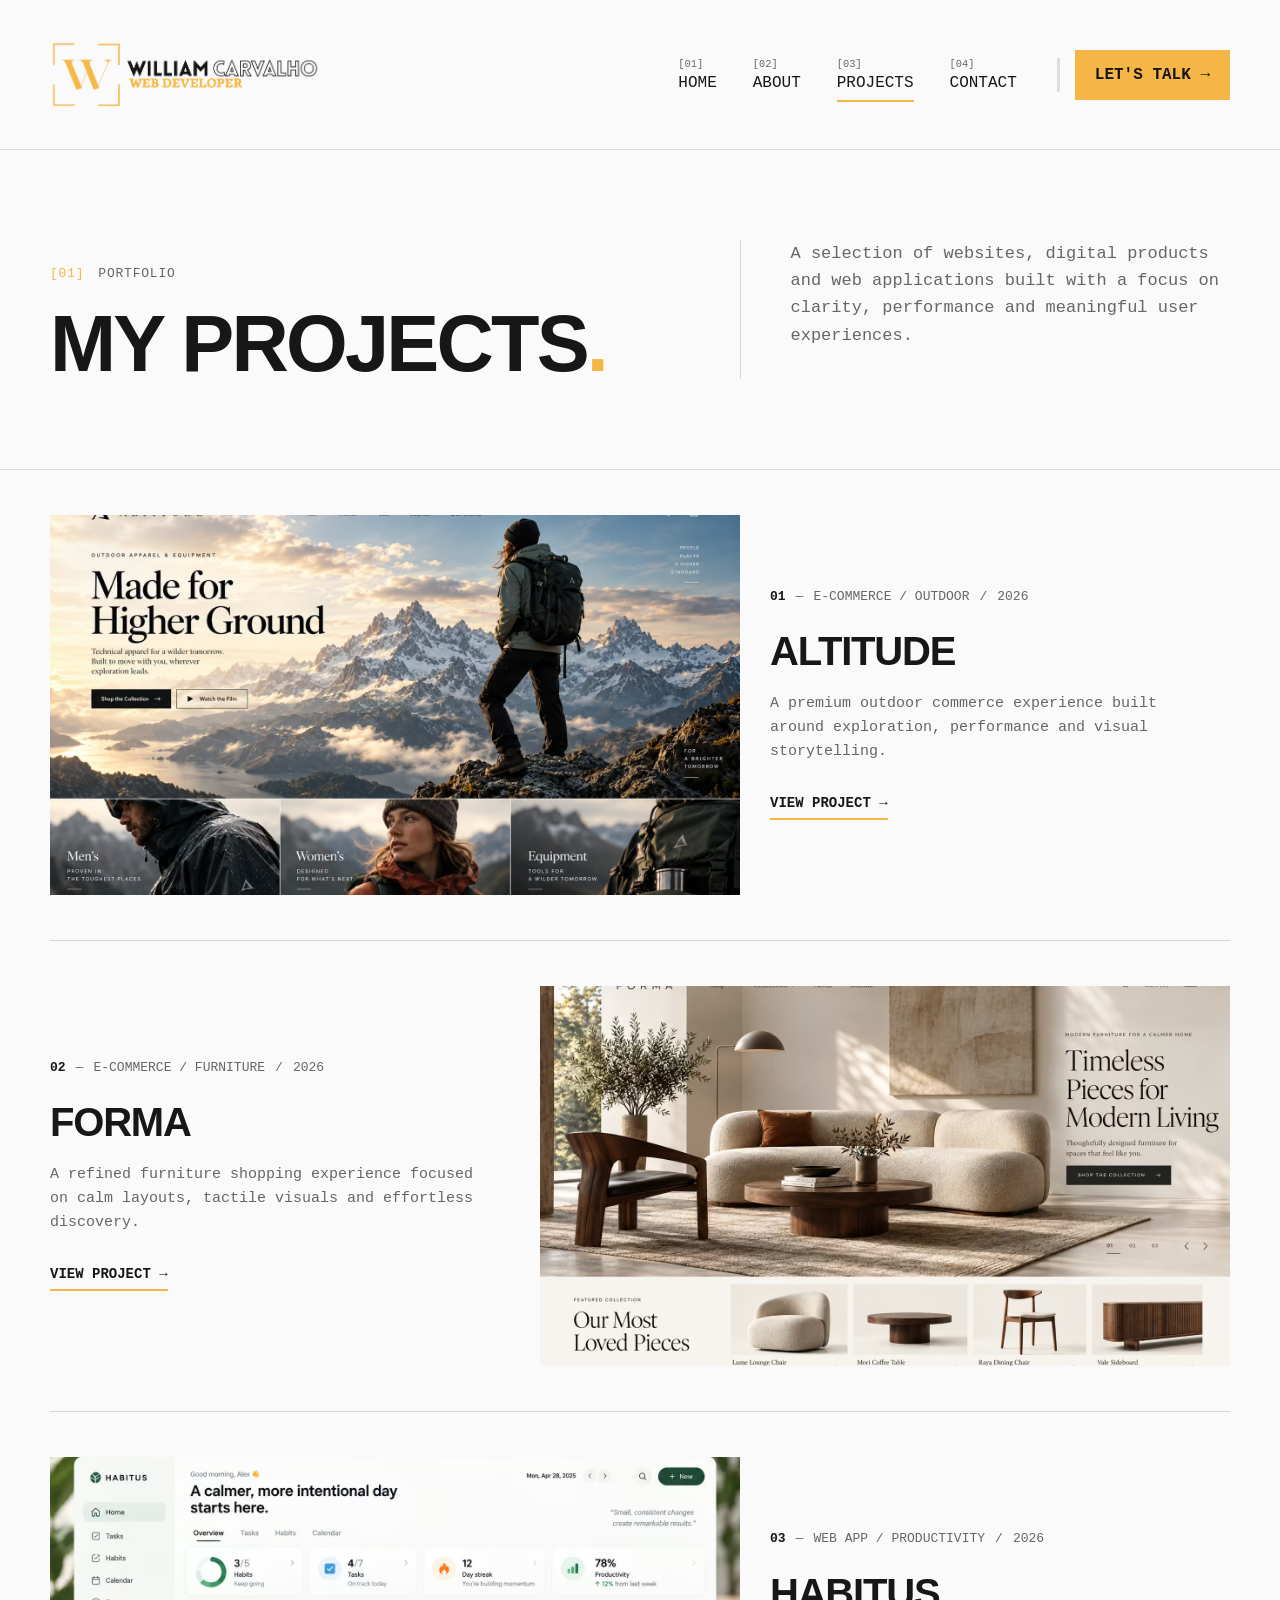
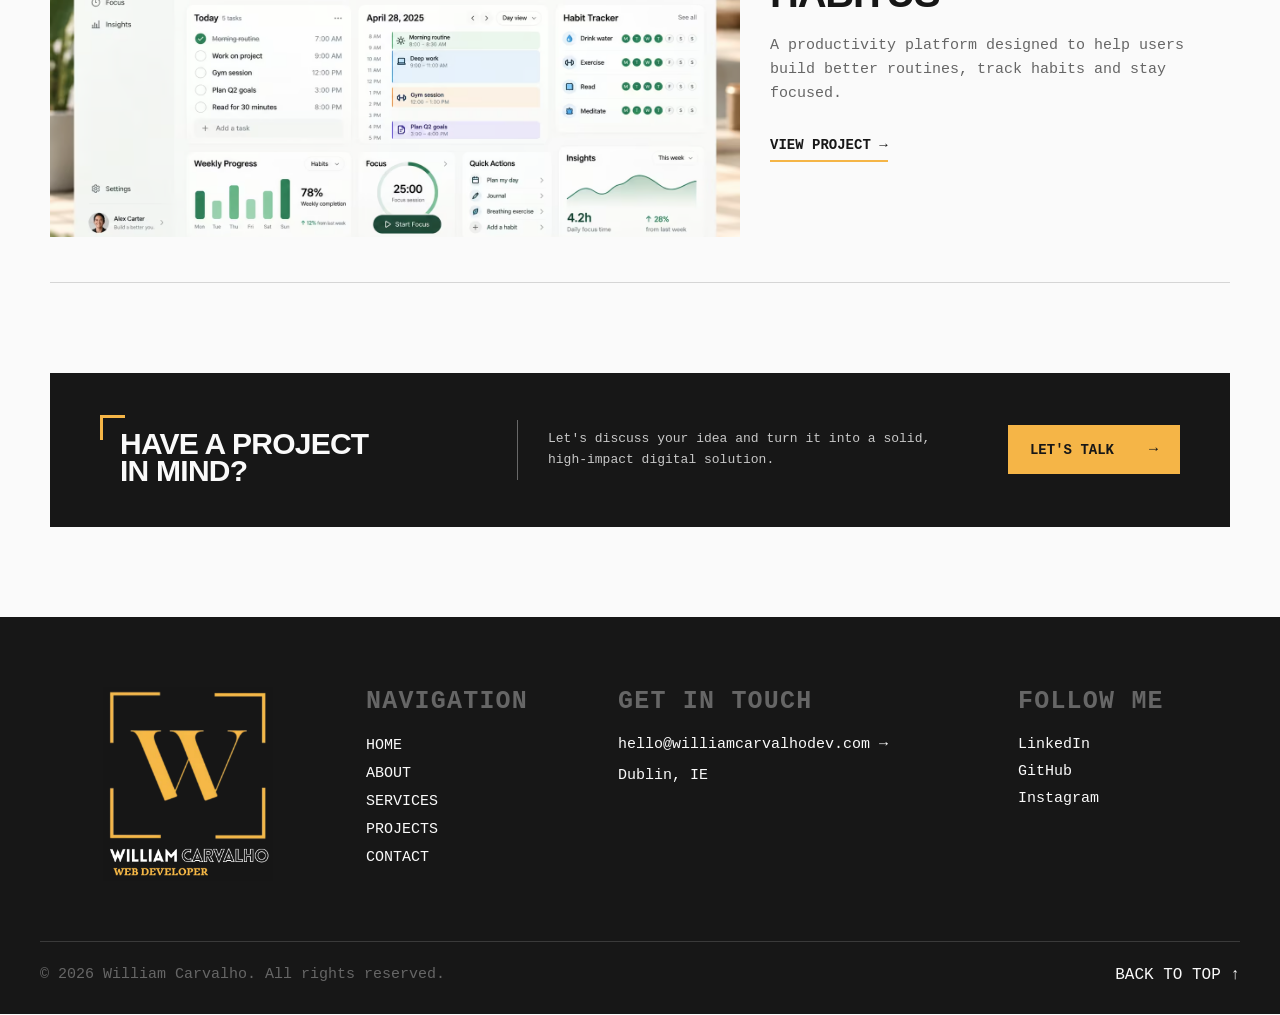
<file: projects.html>
<!DOCTYPE html>
<html lang="en">

<head>
    <meta charset="UTF-8">
    <meta name="viewport" content="width=device-width, initial-scale=1.0">
    <title>William Carvalho | Projects</title>
    <link rel="stylesheet" href="css/style.css">
    <link rel="stylesheet" href="https://cdn.jsdelivr.net/npm/bootstrap-icons@1.13.2/font/bootstrap-icons.min.css">
</head>

<body>
    <!-- Header -->
    <header class="site-header">
        <div class="container header-container">

            <!-- Website logo -->
            <a href="index.html" class="site-logo">
                <img src="images/full-logo-black.png" alt="William Carvalho Logo">
            </a>

            <!-- Main navigation -->
            <nav class="main-navigation" id="main-navigation" aria-label="Main navigation">
                <ul>
                    <li>
                        <a href="index.html">
                            <span class="nav-number">[01]</span>
                            <span>Home</span>
                        </a>
                    </li>
                    <li>
                        <a href="about.html">
                            <span class="nav-number">[02]</span>
                            <span>About</span>
                        </a>
                    </li>
                    <li>
                        <a href="projects.html" aria-current="page">
                            <span class="nav-number">[03]</span>
                            <span>Projects</span>
                        </a>
                    </li>
                    <li>
                        <a href="contact.html">
                            <span class="nav-number">[04]</span>
                            <span>Contact</span>
                        </a>
                    </li>
                </ul>
            </nav>

            <!-- Header CTA -->
            <a href="#" class="header-cta">
                Let's Talk →
            </a>

            <!-- Mobile menu button -->
            <button class="menu-toggle" type="button" aria-label="Toggle navigation menu" aria-expanded="false"
                aria-controls="main-navigation">
                <i class="bi bi-list" aria-hidden="true"></i>
            </button>
        </div>
    </header>

    <!-- Main Section -->
    <main>
        <!-- Projects Hero -->
        <section class="projects-page-hero">
            <div class="container projects-page-hero-container">
                <div class="projects-page-hero-heading">
                    <div class="section-label projects-page-label">
                        <span>[01]</span>
                        <span>Portfolio</span>
                    </div>
                    <h1 class="hero-title">
                        My Projects<span class="hero-dot">.</span>
                    </h1>
                </div>
                <div class="projects-page-hero-intro">
                    <p>
                        A selection of websites, digital products and web applications
                        built with a focus on clarity, performance and meaningful user experiences.
                    </p>
                </div>
            </div>
        </section>

        <!-- Projects Section -->
        <section class="projects-showcase" id="projects-grid">
            <div class="container projects-showcase-container">
                <!-- Project 01 -->
                <article class="project-showcase-item">
                    <div class="project-showcase-image">
                        <a href="#">
                            <img src="images/projects-images/project1.avif" alt="Archi Studio project">
                        </a>
                    </div>
                    <div class="project-showcase-content">
                        <div class="project-showcase-meta">
                            <span>01</span>
                            <span>—</span>
                            <span>E-commerce / Outdoor</span>
                            <span>/</span>
                            <span>2026</span>
                        </div>
                        <h2>Altitude</h2>
                        <p>
                            A premium outdoor commerce experience built around exploration, performance and visual
                            storytelling.
                        </p>
                        <a href="#" class="project-showcase-link">
                            View project →
                        </a>
                    </div>
                </article>

                <!-- Project 02 -->
                <article class="project-showcase-item project-showcase-reverse">
                    <div class="project-showcase-image">
                        <a href="#">
                            <img src="images/projects-images/project2.avif" alt="TaskFlow project">
                        </a>
                    </div>
                    <div class="project-showcase-content">
                        <div class="project-showcase-meta">
                            <span>02</span>
                            <span>—</span>
                            <span>E-commerce / Furniture</span>
                            <span>/</span>
                            <span>2026</span>
                        </div>
                        <h2>Forma</h2>
                        <p>
                            A refined furniture shopping experience focused on calm layouts, tactile visuals and
                            effortless discovery.
                        </p>
                        <a href="#" class="project-showcase-link">
                            View project →
                        </a>
                    </div>
                </article>

                <!-- Project 03 -->
                <article class="project-showcase-item">
                    <div class="project-showcase-image">
                        <a href="#">
                            <img src="images/projects-images/project3.avif" alt="FitTrack project">
                        </a>
                    </div>
                    <div class="project-showcase-content">
                        <div class="project-showcase-meta">
                            <span>03</span>
                            <span>—</span>
                            <span>Web App / Productivity</span>
                            <span>/</span>
                            <span>2026</span>
                        </div>
                        <h2>Habitus</h2>
                        <p>
                            A productivity platform designed to help users build better routines, track habits and stay
                            focused.
                        </p>

                        <a href="#" class="project-showcase-link">
                            View project →
                        </a>
                    </div>
                </article>
            </div>
        </section>

        <!-- CTA Button -->
        <section class="services-final-cta">
            <div class="container services-final-cta-container">
                <div class="services-final-cta-heading">
                    <span class="services-final-cta-corner"></span>
                    <h2>
                        Have a Project<br>
                        in Mind<span class="section-dot">?</span>
                    </h2>
                </div>
                <div class="services-final-cta-divider"></div>
                <div class="services-final-cta-text">
                    <p>
                        Let's discuss your idea and turn it into
                        a solid, high-impact digital solution.
                    </p>
                </div>
                <div class="services-final-cta-action">
                    <a href="contact.html" class="services-final-cta-button">
                        Let's Talk
                        <span>→</span>
                    </a>
                </div>
            </div>
        </section>
    </main>

    <!-- Footer -->
    <footer class="site-footer">
        <div class="container">
            <div class="footer-content">

                <!-- Logo -->
                <div class="footer-logo">
                    <a href="index.html">
                        <!-- Desktop / Laptop-->
                        <img src="images/full-logo-2-white.png" alt="William Carvalho logo" class="footer-logo-desktop">

                        <!-- Tablet / Mobile -->
                        <img src="images/full-logo-white.png" alt="William Carvalho logo" class="footer-logo-mobile">
                    </a>
                </div>

                <!-- Navigation -->
                <nav class="footer-navigation" aria-label="Footer navigation">
                    <h2>Navigation</h2>

                    <ul>
                        <li><a href="index.html">Home</a></li>
                        <li><a href="about.html">About</a></li>
                        <li><a href="services.html">Services</a></li>
                        <li><a href="projects.html">Projects</a></li>
                        <li><a href="contact.html">Contact</a></li>
                    </ul>
                </nav>

                <!-- Contact -->
                <div class="footer-contact-section">
                    <h2>Get in touch</h2>

                    <div class="footer-contact">
                        <a href="mailto:hello@williamcarvalho.com">
                            hello@williamcarvalhodev.com →
                        </a>
                        <p>Dublin, IE</p>
                    </div>
                </div>

                <!-- Social -->
                <div class="footer-social-section">
                    <h2>Follow me</h2>
                    <div class="footer-social">
                        <a href="https://www.linkedin.com/in/william-carvalhoo/" target="_blank"
                            rel="noopener noreferrer">
                            LinkedIn
                        </a>
                        <a href="https://github.com/williamcarvalhodev/" target="_blank" rel="noopener noreferrer">
                            GitHub
                        </a>
                        <a href="https://www.instagram.com/williamcarvalhodev/" target="_blank"
                            rel="noopener noreferrer">
                            Instagram
                        </a>
                    </div>
                </div>
            </div>

            <!-- Footer bottom -->
            <div class="footer-bottom">
                <p>
                    &copy; 2026 William Carvalho. All rights reserved.
                </p>
                <a href="#top" class="back-to-top">
                    Back to top ↑
                </a>
            </div>
        </div>
    </footer>

    <script src="js/script/script.js"></script>
</body>

</html>
</file>
<file: css/style.css>
@font-face {
  font-family: "Lovelo Black";
  src: url("https://st0.dancf.com/csc/13/fonts/0/20170301-163814-2.woff")
    format("woff");
  font-weight: 900;
  font-style: normal;
  font-display: swap;
}

@import url("https://fonts.googleapis.com/css2?family=Lekton:wght@400;700&display=swap");

/* Base */
*,
*::before,
*::after {
  box-sizing: border-box;
}

html {
  scroll-behavior: smooth;
}

body {
  margin: 0;
}

img {
  display: block;
  max-width: 100%;
}

/* Variables */
:root {
  /* Text */
  --font-lovelo: "Lovelo", Arial, sans-serif;
  --font-lekton: "Lekton", monospace;

  /* Brand colors */
  --color-dark: #171717;
  --color-gray: #666666;
  --color-accent: #f5b547;
  --color-bg: #fafafa;
}

/* Global styles */
body {
  font-family: var(--font-lekton);
  color: var(--color-dark);
  background: var(--color-bg);
}

/* Header */
.site-header {
  width: 100%;
  border-bottom: 1px solid rgba(23, 23, 23, 0.12);
  background: var(--color-bg);
}

.header-container {
  min-height: 100px;
  width: 100%;
  max-width: 1650px;
  margin-inline: auto;
  padding: 40px 50px;

  display: flex;
  align-items: center;
  justify-content: space-between;

  gap: 15px;
}

.site-logo {
  display: flex;
  align-items: center;
  flex-shrink: 0;
}

.site-logo img {
  display: block;
  width: 300px;
  height: auto;
}

.main-navigation {
  margin-left: auto;
  padding-right: 40px;
  border-right: 3px solid rgba(23, 23, 23, 0.12);
}

.main-navigation ul {
  margin: 0;
  padding: 0;
  display: flex;
  align-items: center;
  gap: 36px;
  list-style: none;
}

.main-navigation a {
  position: relative;
  display: flex;
  flex-direction: column;
  gap: 4px;
  color: var(--color-dark);
  font-family: var(--font-lekton);
  font-size: 16px;
  text-decoration: none;
  text-transform: uppercase;
  transition: color 0.25s ease;
}

.nav-number {
  color: var(--color-gray);
  font-size: 0.65rem;
  transition: color 0.25s ease;
}

.main-navigation a:hover,
.main-navigation a:hover .nav-number {
  color: var(--color-accent);
}

.main-navigation a[aria-current="page"]::after {
  content: "";
  position: absolute;
  left: 0;
  bottom: -10px;
  width: 100%;
  height: 2px;
  background: var(--color-accent);
}

.header-cta {
  padding: 16px 20px;
  display: inline-flex;
  align-items: center;
  justify-content: center;
  flex-shrink: 0;
  background: var(--color-accent);
  color: var(--color-dark);
  font-family: var(--font-lekton);
  font-size: 16px;
  font-weight: 700;
  text-decoration: none;
  text-transform: uppercase;
  transition: background 0.25s ease, transform 0.25s ease;
}

.header-cta:hover {
  background: var(--color-dark);
  color: var(--color-bg);
  transform: translateY(-2px);
}

.menu-toggle {
  display: none;
}

/* Hero Section */
.hero {
  width: 100%;
  padding: 100px 30px 120px;
  overflow: hidden;
}

.hero-container {
  width: 100%;
  max-width: 1400px;
  margin-inline: auto;
  display: grid;
  grid-template-columns: minmax(0, 1fr) minmax(0, 1fr);
  gap: 50px;
  align-items: center;
}

.hero-content {
  width: 100%;
  min-width: 0;
}

.hero-label {
  margin-bottom: 30px;
  display: flex;
  align-items: center;
  gap: 14px;
  color: var(--color-gray);
  font-family: var(--font-lekton);
  font-size: 13px;
  text-transform: uppercase;
  letter-spacing: 0.06em;
}

.hero-label span:first-child {
  color: var(--color-accent);
}

.hero-title {
  margin: 0;
  font-family: var(--font-lovelo);
  font-size: clamp(64px, 6.2vw, 110px);
  font-weight: 900;
  line-height: 0.88;
  letter-spacing: -0.035em;
  text-transform: uppercase;
  color: var(--color-dark);
}

.hero-dot {
  color: var(--color-accent);
}

.hero-description {
  width: 100%;
  max-width: 520px;
  margin: 40px 0 0;
  color: var(--color-gray);
  font-family: var(--font-lekton);
  font-size: 17px;
  font-weight: 400;
  line-height: 1.6;
}

.hero-actions {
  margin-top: 40px;
  display: flex;
  align-items: center;
  gap: 30px;
}

.hero-cta {
  padding: 16px 22px;
  display: inline-flex;
  align-items: center;
  justify-content: center;
  background: var(--color-accent);
  color: var(--color-dark);
  font-family: var(--font-lekton);
  font-size: 14px;
  font-weight: 700;
  text-decoration: none;
  text-transform: uppercase;
  transition: background 0.25s ease, color 0.25s ease, transform 0.25s ease;
}

.hero-cta:hover {
  background: var(--color-dark);
  color: var(--color-bg);
  transform: translateY(-2px);
}

.hero-scroll {
  display: flex;
  align-items: center;
  gap: 10px;
  color: var(--color-gray);
  font-family: var(--font-lekton);
  font-size: 12px;
  text-decoration: none;
  text-transform: uppercase;
  transition: color 0.25s ease;
}

.hero-scroll:hover {
  color: var(--color-accent);
}

.hero-visual {
  position: relative;
  width: 100%;
  min-width: 0;
}

.hero-image {
  width: 100%;
  min-width: 0;
  display: flex;
  align-items: center;
  justify-content: center;
}

.hero-image img {
  display: block;
  width: 100%;
  max-width: 680px;
  height: auto;
  object-fit: contain;
}

.hero-image-caption {
  width: 100%;
  max-width: 680px;
  margin-inline: auto;
  padding-top: 20px;
  display: flex;
  align-items: flex-end;
  justify-content: space-between;
  gap: 20px;
}

.hero-image-caption p {
  margin: 0;
  color: var(--color-dark);
  font-family: var(--font-lekton);
  font-size: 13px;
  line-height: 1.4;
  text-transform: uppercase;
}

.hero-image-caption > span {
  color: var(--color-accent);

  font-family: var(--font-lekton);
  font-size: 13px;
}

/* Featured Projects Section*/
.featured-projects {
  width: 100%;
  padding: 80px 40px;
  border-top: 1px solid rgba(23, 23, 23, 0.12);
}

.featured-projects-container {
  width: 100%;
  max-width: 1400px;
  margin-inline: auto;
}

.featured-projects-header {
  width: 100%;
  display: flex;
  flex-direction: column;
  gap: 30px;
}

.featured-projects-heading {
  width: 100%;
  display: flex;
  flex-direction: column;
  align-items: flex-start;
  gap: 8px;
}

.section-label {
  color: var(--color-accent);
  font-family: var(--font-lekton);
  font-size: 13px;
  text-transform: uppercase;
  letter-spacing: 0.06em;
}

.featured-projects-heading h2 {
  width: 100%;
  margin: 0;
  font-family: var(--font-lovelo);
  font-size: 70px;
  font-weight: 900;
  line-height: 0.9;
  letter-spacing: -0.03em;
  text-transform: uppercase;
  color: var(--color-dark);
}

.featured-projects-intro {
  width: 100%;
  margin: 0;
  padding-bottom: 20px;
  display: flex;
  align-items: flex-end;
  justify-content: space-between;
  gap: 40px;
}

.featured-projects-intro p {
  width: 100%;
  max-width: 420px;
  margin: 0;
  color: var(--color-gray);
  font-family: var(--font-lekton);
  font-size: 15px;
  line-height: 1.5;
}

.section-link {
  flex-shrink: 0;
  margin: 0;
  color: var(--color-dark);
  font-family: var(--font-lekton);
  font-size: 12px;
  font-weight: 700;
  text-decoration: none;
  text-transform: uppercase;
  white-space: nowrap;
  transition: color 0.25s ease, transform 0.25s ease;
}

.section-link:hover {
  color: var(--color-accent);
  transform: translateX(4px);
}

.projects-grid {
  width: 100%;
  height: 760px;
  display: grid;
  grid-template-columns: minmax(0, 1fr) minmax(0, 1fr);
  grid-template-rows: minmax(0, 1fr) minmax(0, 1fr);
  gap: 30px;
}

.project-card {
  min-width: 0;
  min-height: 0;
  display: flex;
  flex-direction: column;
}

.project-card-large {
  grid-column: 1;
  grid-row: 1 / 3;
}

.project-card-small {
  grid-column: 2;
  grid-row: 1;
}

.project-card-medium {
  grid-column: 2;
  grid-row: 2;
}

.project-image {
  width: 100%;
  min-height: 0;
  flex: 1 1 auto;
  display: block;
  overflow: hidden;
  background: #eeeeee;
  text-decoration: none;
}

.project-image img {
  width: 100%;
  height: 100%;
  display: block;
  object-fit: cover;
  transition: filter 0.45s ease, transform 0.45s ease;
}

.project-info {
  flex: 0 0 auto;
  padding-top: 14px;
  display: flex;
  align-items: flex-start;
  justify-content: space-between;
  gap: 20px;
}

.project-info > div {
  min-width: 0;
}

.project-meta {
  display: block;
  margin-bottom: 6px;
  color: var(--color-gray);
  font-family: var(--font-lekton);
  font-size: 11px;
  text-transform: uppercase;
  letter-spacing: 0.04em;
}

.project-title {
  margin: 0;
  font-family: var(--font-lovelo);
  font-size: clamp(24px, 2vw, 34px);
  font-weight: 900;
  line-height: 1;
  text-transform: uppercase;
  color: var(--color-dark);
  transition: color 0.25s ease;
}

.project-info p {
  max-width: 420px;
  margin: 8px 0 0;
  color: var(--color-gray);
  font-family: var(--font-lekton);
  font-size: 13px;
  line-height: 1.45;
}

.project-arrow {
  flex-shrink: 0;
  color: var(--color-accent);
  font-family: var(--font-lekton);
  font-size: 20px;
  text-decoration: none;
  transition: color 0.25s ease, transform 0.25s ease;
}

.project-card:hover .project-image img {
  filter: grayscale(0%);
  transform: scale(1.025);
}

.project-card:hover .project-title {
  color: var(--color-accent);
}

.project-card:hover .project-arrow {
  transform: translateX(5px);
}

/* Services section */
.services-intro-section {
  width: 100%;
  padding: 110px 40px;
  border-top: 1px solid rgba(23, 23, 23, 0.12);
}

.services-intro-container {
  width: 100%;
  max-width: 1400px;
  margin-inline: auto;
  display: grid;
  grid-template-columns:
    minmax(0, 1.1fr)
    minmax(0, 0.9fr);
  gap: 90px;
}

.services-intro-heading {
  width: 100%;
}

.services-intro-label {
  margin-bottom: 28px;
  display: flex;
  align-items: center;
  gap: 14px;
  color: var(--color-gray);
  font-family: var(--font-lekton);
  font-size: 13px;
  text-transform: uppercase;
  letter-spacing: 0.06em;
}

.services-intro-label span:first-child {
  color: var(--color-accent);
}

.services-intro-heading h2 {
  margin: 0;
  font-family: var(--font-lovelo);
  font-size: 70px;
  font-weight: 900;
  line-height: 0.88;
  letter-spacing: -0.035em;
  text-transform: uppercase;
  color: var(--color-dark);
}

.services-intro-content {
  width: 100%;
  max-width: 520px;
  padding-left: 50px;
  border-left: 1px solid rgba(23, 23, 23, 0.16);
}

.services-intro-content p {
  margin: 0 0 30px;
  color: var(--color-gray);
  font-family: var(--font-lekton);
  font-size: 15px;
  line-height: 1.6;
}

.services-core {
  width: 100%;
  padding: 0px 40px 110px;
}

.services-core-container {
  width: 100%;
  max-width: 1400px;
  margin-inline: auto;
  display: grid;
  grid-template-columns: repeat(3, minmax(0, 1fr));
  border-top: 1px solid rgba(23, 23, 23, 0.16);
  border-bottom: 1px solid rgba(23, 23, 23, 0.16);
}

.services-core-item {
  position: relative;
  min-width: 0;
  min-height: 360px;
  padding: 35px 40px 40px;
  display: flex;
  flex-direction: column;
  border-left: 1px solid rgba(23, 23, 23, 0.16);
}

.services-core-item:first-child {
  padding-left: 0;
  border-left: 0;
}

.services-core-item:last-child {
  padding-right: 0;
}

.services-core-number {
  display: block;
  margin-bottom: 40px;
  color: var(--color-accent);
  font-family: var(--font-lekton);
  font-size: 12px;
  line-height: 1;
}

.services-core-content {
  width: 100%;
  height: 100%;
  display: flex;
  flex: 1;
  flex-direction: column;
}

.services-core-content i {
  margin-bottom: 28px;
  color: var(--color-dark);
  font-size: 30px;
  line-height: 1;
  transition: color 0.25s ease, transform 0.25s ease;
}

.services-core-content h3 {
  margin: 0 0 18px;
  font-family: var(--font-lovelo);
  font-size: 30px;
  font-weight: 900;
  line-height: 1;
  letter-spacing: -0.02em;
  text-transform: uppercase;
  color: var(--color-dark);
  transition: color 0.25s ease;
}

.services-core-content p {
  width: 100%;
  max-width: 360px;
  margin: 0;
  color: var(--color-gray);
  font-family: var(--font-lekton);
  font-size: 13px;
  line-height: 1.6;
}

.services-core-content a {
  margin-top: auto;
  padding-top: 35px;
  padding-bottom: 6px;
  align-self: flex-start;
  border-bottom: 2px solid var(--color-accent);
  color: var(--color-dark);
  font-family: var(--font-lekton);
  font-size: 13px;
  font-weight: 700;
  line-height: 1;
  text-decoration: none;
  text-transform: uppercase;
  transition: color 0.25s ease, transform 0.25s ease;
}

.services-core-item:hover .services-core-content h3,
.services-core-item:hover .services-core-content i {
  color: var(--color-accent);
}

.services-core-item:hover .services-core-content i {
  transform: translateY(-3px);
}

.services-core-content a:hover {
  color: var(--color-accent);
  transform: translateX(4px);
}

/* Process section */
.process-preview {
  width: 100%;
  padding: 90px 40px;
  border-top: 1px solid rgba(23, 23, 23, 0.12);
}

.process-preview-container {
  width: 100%;
  max-width: 1400px;
  margin-inline: auto;
}

.process-header {
  width: 100%;
  margin-bottom: 50px;
  display: flex;
  flex-direction: column;
  gap: 28px;
}

.process-heading {
  display: flex;
  flex-direction: column;
  align-items: flex-start;
  gap: 8px;
}

.process-heading h2 {
  margin: 0;
  font-family: var(--font-lovelo);
  font-size: 70px;
  font-weight: 900;
  line-height: 0.9;
  letter-spacing: -0.03em;
  text-transform: uppercase;
  color: var(--color-dark);
}

.process-intro {
  width: 100%;
  display: flex;
  align-items: flex-end;
  justify-content: space-between;
  gap: 40px;
}

.process-intro p {
  width: 100%;
  max-width: 420px;
  margin: 0;
  color: var(--color-gray);
  font-family: var(--font-lekton);
  font-size: 14px;
  line-height: 1.5;
}

.process-grid {
  width: 100%;
  display: grid;
  grid-template-columns: repeat(4, minmax(0, 1fr));
  border-top: 1px solid rgba(23, 23, 23, 0.18);
}

.process-item {
  position: relative;
  min-width: 0;
  padding: 30px;
  display: flex;
  flex-direction: column;
  justify-content: space-between;
  border-left: 1px solid rgba(23, 23, 23, 0.18);
}

.process-item:first-child {
  padding-left: 0;
  border-left: 0;
}

.process-item:last-child {
  padding-right: 0;
}

.process-top {
  display: flex;
  align-items: center;
  justify-content: space-between;
  gap: 20px;
}

.process-number {
  color: var(--color-accent);
  font-family: var(--font-lovelo);
  font-size: 20px;
  font-weight: 900;
}

.process-content h3 {
  margin: 0 0 14px;
  font-family: var(--font-lovelo);
  font-size: 28px;
  font-weight: 900;
  line-height: 1;
  letter-spacing: -0.02em;
  text-transform: uppercase;
  color: var(--color-dark);
  transition: color 0.25s ease;
}

.process-content p {
  max-width: 260px;
  margin: 0;
  min-height: 65px;
  color: var(--color-gray);
  font-family: var(--font-lekton);
  font-size: 13px;
  line-height: 1.5;
}

.process-arrow {
  position: absolute;
  top: 50%;
  right: -10px;
  transform: translateY(-50%);
  color: var(--color-accent);
  font-family: var(--font-lekton);
  font-size: 20px;
  background: var(--color-bg);
  padding: 4px;
  z-index: 2;
}

.process-item:hover .process-content h3 {
  color: var(--color-accent);
}

/* About hero section */
.about-page-hero-deco-line,
.about-page-hero-side-text,
.about-page-hero-caption {
  pointer-events: none;
}

.about-page-hero-deco-line {
  position: absolute;
  left: 0;
  top: 50px;
  bottom: 40px;
  width: 1px;
  background: rgba(23, 23, 23, 0.35);
  z-index: 1;
}

.about-page-hero-deco-line ~ .hero-image {
  position: relative;
  width: calc(100% - 90px);
  max-width: 620px;
  margin-left: 30px;
  z-index: 2;
}

.about-hero-visual .hero-image img {
  width: 100%;
  height: 500px;
  max-width: none;
  object-fit: cover;
  object-position: center center;
  filter: grayscale(100%);
}

.about-page-hero-side-text {
  position: absolute;
  top: 25px;
  right: -25px;
  color: var(--color-gray);
  font-family: var(--font-lekton);
  font-size: 18px;
  line-height: 1.35;
  letter-spacing: 0.04em;
  text-transform: uppercase;
  z-index: 3;
}

.about-page-hero-side-text p {
  margin: 0;
}

.about-page-hero-side-text span {
  display: block;
  width: 28px;
  height: 1px;
  margin-top: 18px;
  background: var(--color-gray);
}

.about-page-hero-caption {
  position: absolute;
  right: 20px;
  bottom: -35px;
  width: 450px;
  height: 200px;
  padding: 24px 36px;
  display: flex;
  align-items: center;
  gap: 28px;
  background: var(--color-bg);
  z-index: 4;
}

.about-page-hero-caption p {
  margin: 0;
  color: var(--color-gray);
  font-family: var(--font-lekton);
  font-size: 18px;
  line-height: 1.25;
  text-transform: uppercase;
}

.about-page-caption-line {
  flex: 1;
  height: 1px;
  background: rgba(23, 23, 23, 0.45);
}

.hero-visual::before {
  content: "";
  position: absolute;
  left: -25px;
  bottom: 10px;
  width: 180px;
  height: 160px;
  background: rgba(23, 23, 23, 0.035);
  clip-path: polygon(0 35%, 100% 0, 100% 100%, 0 100%);
  z-index: 0;
}

/* Who I am section */
.about-who {
  width: 100%;
  padding: 110px 40px;
  border-top: 1px solid rgba(23, 23, 23, 0.12);
}

.about-who-container {
  width: 100%;
  max-width: 1400px;
  margin-inline: auto;
  display: grid;
  grid-template-columns: minmax(0, 0.95fr) minmax(0, 1.05fr);
  gap: 90px;
  align-items: start;
}

.about-who-heading {
  width: 100%;
}

.about-who-heading .section-label {
  margin-bottom: 28px;
  display: flex;
  align-items: center;
  gap: 14px;
  color: var(--color-gray);
  font-family: var(--font-lekton);
  font-size: 13px;
  text-transform: uppercase;
  letter-spacing: 0.06em;
}

.about-who-heading .section-label span:first-child {
  color: var(--color-accent);
}

.about-who-heading h2 {
  margin: 0;
  font-family: var(--font-lovelo);
  font-size: 70px;
  font-weight: 900;
  line-height: 0.9;
  letter-spacing: -0.035em;
  text-transform: uppercase;
  color: var(--color-dark);
}

.about-who-content {
  width: 100%;
  max-width: 620px;
  margin-left: auto;
}

.about-who-intro {
  margin: 0 0 55px;
  color: var(--color-gray);
  font-family: var(--font-lekton);
  font-size: 15px;
  line-height: 1.7;
}

.about-who-points {
  width: 100%;
  border-top: 1px solid rgba(23, 23, 23, 0.16);
}

.about-who-point {
  width: 100%;
  padding: 26px 0;
  display: grid;
  grid-template-columns: 55px minmax(0, 1fr);
  gap: 20px;
  border-bottom: 1px solid rgba(23, 23, 23, 0.16);
}

.about-who-point > span {
  color: var(--color-accent);
  font-family: var(--font-lekton);
  font-size: 15px;
}

.about-who-point h3 {
  margin: 0 0 8px;
  font-family: var(--font-lovelo);
  font-size: 22px;
  font-weight: 900;
  line-height: 1;
  text-transform: uppercase;
  color: var(--color-dark);
}

.about-who-point p {
  max-width: 470px;
  margin: 0;
  color: var(--color-gray);
  font-family: var(--font-lekton);
  font-size: 13px;
  line-height: 1.55;
}

/* Numbers section*/
.about-numbers {
  width: 100%;
  padding: 90px 40px;
  border-top: 1px solid rgba(23, 23, 23, 0.12);
}

.about-numbers-container {
  width: 100%;
  max-width: 1400px;
  margin-inline: auto;
}

.about-numbers-grid {
  width: 100%;
  max-width: 1100px;
  margin-inline: auto;
  display: grid;
  grid-template-columns: repeat(4, minmax(0, 1fr));
}

.about-number-item {
  min-width: 0;
  padding: 40px 30px;
  display: flex;
  flex-direction: column;
  align-items: center;
  justify-content: center;
  text-align: center;
  border-left: 1px solid rgba(23, 23, 23, 0.16);
}

.about-number-item:first-child {
  border-left: 0;
}

.about-number-item strong {
  display: block;
  margin-bottom: 14px;
  font-family: var(--font-lovelo);
  font-size: 70px;
  font-weight: 900;
  line-height: 0.9;
  color: var(--color-dark);
}

.about-number-item span {
  display: block;
  color: var(--color-gray);
  font-family: var(--font-lekton);
  font-size: 11px;
  line-height: 1.4;
  letter-spacing: 0.05em;
  text-transform: uppercase;
}

/* My journey section */
.about-journey {
  width: 100%;
  padding: 110px 40px;
  border-top: 1px solid rgba(23, 23, 23, 0.12);
}

.about-journey-container {
  width: 100%;
  max-width: 1400px;
  margin-inline: auto;
  display: grid;
  grid-template-columns: minmax(0, 0.8fr) minmax(0, 1.2fr);
  gap: 90px;
  align-items: start;
}

.about-journey-heading .section-label {
  margin-bottom: 28px;
  display: flex;
  align-items: center;
  gap: 14px;
  color: var(--color-gray);
  font-family: var(--font-lekton);
  font-size: 13px;
  text-transform: uppercase;
  letter-spacing: 0.06em;
}

.about-journey-heading .section-label span:first-child {
  color: var(--color-accent);
}

.about-journey-heading h2 {
  margin: 0;
  font-family: var(--font-lovelo);
  font-size: 70px;
  font-weight: 900;
  line-height: 0.88;
  letter-spacing: -0.035em;
  text-transform: uppercase;
  color: var(--color-dark);
}

.about-journey-timeline {
  width: 100%;
  border-top: 1px solid rgba(23, 23, 23, 0.16);
}

.journey-item {
  position: relative;
  width: 100%;
  padding: 34px 0 34px 35px;
  display: grid;
  grid-template-columns: 150px minmax(0, 1fr);
  gap: 35px;
  border-bottom: 1px solid rgba(23, 23, 23, 0.16);
}

.journey-item::before {
  content: "";
  position: absolute;
  left: 0;
  top: 0;
  bottom: 0;
  width: 1px;
  background: rgba(23, 23, 23, 0.18);
}

.journey-item::after {
  content: "";
  position: absolute;
  left: -4px;
  top: 40px;
  width: 9px;
  height: 9px;
  background: var(--color-accent);
  border-radius: 50%;
}

.journey-year {
  color: var(--color-gray);
  font-family: var(--font-lekton);
  font-size: 13px;
  line-height: 1.4;
  text-transform: uppercase;
}

.journey-content h3 {
  margin: 0 0 8px;
  font-family: var(--font-lovelo);
  font-size: 22px;
  font-weight: 900;
  line-height: 1;
  text-transform: uppercase;
  color: var(--color-dark);
}

.journey-company {
  display: block;
  margin-bottom: 14px;
  color: var(--color-accent);
  font-family: var(--font-lekton);
  font-size: 11px;
  text-transform: uppercase;
  letter-spacing: 0.04em;
}

.journey-content p {
  max-width: 520px;
  margin: 0;
  color: var(--color-gray);
  font-family: var(--font-lekton);
  font-size: 13px;
  line-height: 1.6;
}

/* Skills Section*/
.about-skills {
  width: 100%;
  padding: 110px 40px;
  border-top: 1px solid rgba(23, 23, 23, 0.12);
}

.about-skills-container {
  width: 100%;
  max-width: 1400px;
  margin-inline: auto;
  display: grid;
  grid-template-columns: minmax(0, 0.8fr) minmax(0, 1.2fr);
  gap: 90px;
  align-items: start;
}

.about-skills-heading .section-label {
  margin-bottom: 28px;
  display: flex;
  align-items: center;
  gap: 14px;
  color: var(--color-gray);
  font-family: var(--font-lekton);
  font-size: 12px;
  text-transform: uppercase;
  letter-spacing: 0.06em;
}

.about-skills-heading .section-label span:first-child {
  color: var(--color-accent);
}

.about-skills-heading h2 {
  margin: 0;
  font-family: var(--font-lovelo);
  font-size: 70px;
  font-weight: 900;
  line-height: 0.9;
  letter-spacing: -0.035em;
  text-transform: uppercase;
  color: var(--color-dark);
}

.about-skills-content {
  width: 100%;
  display: grid;
  grid-template-columns: repeat(3, minmax(0, 1fr));
  border-top: 1px solid rgba(23, 23, 23, 0.16);
  border-bottom: 1px solid rgba(23, 23, 23, 0.16);
}

.skills-group {
  min-width: 0;
  padding: 30px;
  border-left: 1px solid rgba(23, 23, 23, 0.16);
}

.skills-group:first-child {
  border-left: 0;
  padding-left: 0;
}

.skills-group:last-child {
  padding-right: 0;
}

.skills-group h3 {
  margin: 0 0 24px;
  font-family: var(--font-lovelo);
  font-size: 22px;
  font-weight: 900;
  line-height: 1.1;
  text-transform: uppercase;
  color: var(--color-dark);
}

.skills-group ul {
  margin: 0;
  padding: 0;
  list-style: none;
}

.skills-group li {
  padding: 10px 0;
  color: var(--color-gray);
  font-family: var(--font-lekton);
  font-size: 13px;
  border-bottom: 1px solid rgba(23, 23, 23, 0.08);
}

.skills-group li:last-child {
  border-bottom: 0;
}

/* Projects Hero Section */
.projects-page-hero {
  width: 100%;
  padding: 100px 30px;
  border-bottom: 1px solid rgba(23, 23, 23, 0.12);
}

.projects-page-hero-container {
  width: 100%;
  max-width: 1400px;
  margin-inline: auto;
  display: grid;
  grid-template-columns: minmax(0, 1.1fr) minmax(0, 0.9fr);
  gap: 90px;
  align-items: end;
}

.projects-page-hero-heading {
  width: 100%;
}

.projects-page-label {
  margin-bottom: 28px;
  display: flex;
  align-items: center;
  gap: 14px;
  color: var(--color-gray);
  font-family: var(--font-lekton);
  font-size: 13px;
  text-transform: uppercase;
  letter-spacing: 0.06em;
}

.projects-page-label span:first-child {
  color: var(--color-accent);
}

.projects-page-hero-intro {
  width: 100%;
  max-width: 520px;
  padding-left: 50px;
  border-left: 1px solid rgba(23, 23, 23, 0.16);
}

.projects-page-hero-intro p {
  margin: 0 0 30px;
  color: var(--color-gray);
  font-family: var(--font-lekton);
  font-size: 17px;
  line-height: 1.6;
}

/* Projects Section */
.projects-showcase {
  width: 100%;
  padding: 0 40px 110px;
}

.projects-showcase-container {
  width: 100%;
  max-width: 1400px;
  margin-inline: auto;
}

.project-showcase-item {
  width: 100%;
  padding: 45px 0;
  display: grid;
  grid-template-columns: minmax(0, 1.2fr) minmax(0, 0.8fr);
  gap: 60px;
  align-items: center;
  border-bottom: 1px solid rgba(23, 23, 23, 0.16);
}

.project-showcase-reverse {
  grid-template-columns: minmax(0, 0.8fr) minmax(0, 1.2fr);
}

.project-showcase-reverse .project-showcase-image {
  grid-column: 2;
  grid-row: 1;
}

.project-showcase-reverse .project-showcase-content {
  grid-column: 1;
  grid-row: 1;
}

.project-showcase-image {
  width: 100%;
  overflow: hidden;
}

.project-showcase-image a {
  display: block;
  width: 100%;
}

.project-showcase-image img {
  width: 100%;
  height: 380px;
  display: block;
  object-fit: cover;
  transition: filter 0.4s ease, transform 0.4s ease;
}

.project-showcase-item:hover .project-showcase-image img {
  filter: grayscale(0%);
  transform: scale(1.02);
}

.project-showcase-content {
  width: 100%;
  max-width: 480px;
}

.project-showcase-meta {
  margin-bottom: 28px;
  display: flex;
  align-items: center;
  flex-wrap: wrap;
  gap: 10px;
  color: var(--color-gray);
  font-family: var(--font-lekton);
  font-size: 13px;
  text-transform: uppercase;
}

.project-showcase-meta span:first-child {
  color: var(--color-dark);
  font-weight: 700;
}

.project-showcase-content h2 {
  margin: 0 0 22px;
  font-family: var(--font-lovelo);
  font-size: 48px;
  font-weight: 900;
  line-height: 0.95;
  letter-spacing: -0.03em;
  text-transform: uppercase;
  color: var(--color-dark);
}

.project-showcase-content p {
  max-width: 440px;
  margin: 0 0 30px;
  color: var(--color-gray);
  font-family: var(--font-lekton);
  font-size: 15px;
  line-height: 1.6;
}

.project-showcase-link {
  display: inline-flex;
  align-items: center;
  padding-bottom: 7px;
  border-bottom: 2px solid var(--color-accent);
  color: var(--color-dark);
  font-family: var(--font-lekton);
  font-size: 14px;
  font-weight: 700;
  text-decoration: none;
  text-transform: uppercase;
  transition: color 0.25s ease, transform 0.25s ease;
}

.project-showcase-link:hover {
  color: var(--color-accent);
  transform: translateX(4px);
}

/* Project Hero Single page*/
.project-detail-hero {
  width: 100%;
  padding: 100px 30px;
}

.project-detail-hero-container {
  width: 100%;
  max-width: 1400px;
  margin-inline: auto;
}

.project-detail-meta {
  margin-bottom: 35px;
  display: flex;
  align-items: center;
  flex-wrap: wrap;
  gap: 10px;
  color: var(--color-gray);
  font-family: var(--font-lekton);
  font-size: 13px;
  text-transform: uppercase;
  letter-spacing: 0.04em;
}

.project-detail-meta span:first-child {
  color: var(--color-accent);
}

.project-detail-heading {
  width: 100%;
  display: grid;
  grid-template-columns: minmax(0, 1.35fr) minmax(0, 0.65fr);
  gap: 30px;
}

.project-detail-heading h1 {
  margin: 0;
  font-family: var(--font-lovelo);
  font-size: 75px;
  font-weight: 900;
  line-height: 0.88;
  letter-spacing: -0.035em;
  text-transform: uppercase;
  color: var(--color-dark);
}

.project-detail-intro {
  max-width: 520px;
  padding-left: 50px;
  border-left: 1px solid rgba(23, 23, 23, 0.16);
}

.project-detail-intro p {
  margin: 0 0 30px;
  color: var(--color-gray);
  font-family: var(--font-lekton);
  font-size: 15px;
  line-height: 1.6;
}

.project-detail-live-link {
  display: inline-flex;
  align-items: center;
  padding-bottom: 7px;
  border-bottom: 2px solid var(--color-accent);
  color: var(--color-dark);
  font-family: var(--font-lekton);
  font-size: 14px;
  font-weight: 700;
  text-decoration: none;
  text-transform: uppercase;
  transition: color 0.25s ease, transform 0.25s ease;
}

.project-detail-live-link:hover {
  color: var(--color-accent);
  transform: translateX(4px);
}

.project-detail-cover {
  width: 100%;
  padding: 0 40px 110px;
}

.project-detail-cover-container {
  width: 100%;
  max-width: 1400px;
  margin-inline: auto;
}

.project-detail-cover img {
  height: auto;
  aspect-ratio: 16 / 10;
  object-fit: cover;
}

/* Project Overview */
.project-overview {
  width: 100%;
  padding: 110px 40px;
  border-top: 1px solid rgba(23, 23, 23, 0.12);
  border-bottom: 1px solid rgba(23, 23, 23, 0.12);
}

.project-overview-container {
  width: 100%;
  max-width: 1400px;
  margin-inline: auto;
  display: grid;
  grid-template-columns: minmax(0, 0.85fr) minmax(0, 1.15fr);
  gap: 50px;
  align-items: start;
}

.project-overview-details {
  width: 100%;
  padding-right: 20px;
  border-right: 1px solid rgba(23, 23, 23, 0.16);
}

.project-detail-row {
  width: 100%;
  padding: 11px 0;
  display: grid;
  grid-template-columns: 80px minmax(0, 1fr);
  gap: 20px;
}

.project-detail-label {
  color: var(--color-dark);
  font-family: var(--font-lekton);
  font-size: 16px;
  font-weight: 700;
  text-transform: uppercase;
}

.project-detail-value {
  position: relative;
  padding-left: 20px;
  color: var(--color-gray);
  font-family: var(--font-lekton);
  font-size: 15px;
  line-height: 1.5;
}

.project-detail-value::before {
  content: "›";
  position: absolute;
  left: 0;
  top: 0;
  color: var(--color-accent);
}

.project-overview-content {
  width: 100%;
  max-width: 620px;
}

.project-overview-content h2 {
  margin: 0 0 24px;
  font-family: var(--font-lovelo);
  font-size: 36px;
  font-weight: 900;
  line-height: 1;
  letter-spacing: -0.025em;
  text-transform: uppercase;
  color: var(--color-dark);
}

.project-overview-content p {
  margin: 0;
  color: var(--color-gray);
  font-family: var(--font-lekton);
  font-size: 15px;
  line-height: 1.65;
}

.project-overview-content p + p {
  margin-top: 16px;
}

/* Project Challenge */
.project-story {
  width: 100%;
  padding: 110px 40px;
  border-bottom: 1px solid rgba(23, 23, 23, 0.12);
}

.project-story-container {
  width: 100%;
  max-width: 1400px;
  margin-inline: auto;
  display: grid;
  grid-template-columns: repeat(2, minmax(0, 1fr));
  gap: 0;
}

.project-story-block {
  position: relative;
  min-width: 0;
  padding: 0 60px;
}

.project-story-block:first-child {
  padding-left: 0;
  padding-right: 60px;
  border-right: 1px solid rgba(23, 23, 23, 0.16);
}

.project-story-block:last-child {
  padding-right: 0;
}

.project-story-number {
  display: block;
  margin-bottom: 22px;
  color: var(--color-accent);
  font-family: var(--font-lekton);
  font-size: 13px;
}

.project-story-block h2 {
  margin: 0 0 24px;
  font-family: var(--font-lovelo);
  font-size: 36px;
  font-weight: 900;
  line-height: 1;
  letter-spacing: -0.025em;
  text-transform: uppercase;
  color: var(--color-dark);
}

.project-story-block p {
  max-width: 520px;
  margin: 0;
  color: var(--color-gray);
  font-family: var(--font-lekton);
  font-size: 15px;
  line-height: 1.65;
}

.project-story-block p + p {
  margin-top: 16px;
}

/* Project Gallery */
.project-gallery {
  width: 100%;
  padding: 110px 40px;
  border-bottom: 1px solid rgba(23, 23, 23, 0.12);
}

.project-gallery-container {
  width: 100%;
  max-width: 1400px;
  margin-inline: auto;
}

.project-gallery-grid {
  width: 100%;
  display: grid;
  grid-template-columns: repeat(3, minmax(0, 1fr));
  gap: 10px;
}

.project-gallery-item {
  width: 100%;
  overflow: hidden;
}

.project-gallery-item img {
  display: block;
  height: auto;
  aspect-ratio: 16 / 10;
  object-fit: cover;
}

/* Project Results */
.project-results {
  width: 100%;
  padding: 110px 40px;
  border-bottom: 1px solid rgba(23, 23, 23, 0.12);
}

.project-results-container {
  width: 100%;
  max-width: 1400px;
  margin-inline: auto;
}

.project-results-heading {
  margin-bottom: 40px;
}

.project-results-heading .section-label {
  margin-bottom: 20px;
  display: flex;
  align-items: center;
  gap: 14px;
  color: var(--color-gray);
  font-family: var(--font-lekton);
  font-size: 13px;
  text-transform: uppercase;
  letter-spacing: 0.06em;
}

.project-results-heading .section-label span:first-child {
  color: var(--color-accent);
}

.project-results-heading h2 {
  margin: 0;
  font-family: var(--font-lovelo);
  font-size: 36px;
  font-weight: 900;
  line-height: 1;
  text-transform: uppercase;
  color: var(--color-dark);
}

.project-results-grid {
  width: 100%;
  max-width: 900px;
  margin-inline: auto;
  display: grid;
  grid-template-columns: repeat(3, minmax(0, 1fr));
  border-top: 1px solid rgba(23, 23, 23, 0.16);
  border-bottom: 1px solid rgba(23, 23, 23, 0.16);
}

.project-result-item {
  padding: 35px 24px;
  text-align: center;
  border-left: 1px solid rgba(23, 23, 23, 0.16);
}

.project-result-item:first-child {
  border-left: 0;
}

.project-result-item strong {
  display: block;
  margin-bottom: 10px;
  font-family: var(--font-lovelo);
  font-size: 48px;
  font-weight: 900;
  line-height: 1;
  color: var(--color-dark);
}

.project-result-item span {
  color: var(--color-gray);
  font-family: var(--font-lekton);
  font-size: 11px;
  text-transform: uppercase;
}

/* Project Navigation */
.project-navigation {
  width: 100%;
  padding: 35px 40px;
  border-top: 1px solid rgba(23, 23, 23, 0.12);
  border-bottom: 1px solid rgba(23, 23, 23, 0.12);
}

.project-navigation-container {
  width: 100%;
  max-width: 1400px;
  margin-inline: auto;
  display: grid;
  grid-template-columns: auto 1fr auto;
  align-items: center;
  gap: 35px;
}

.project-navigation-link {
  display: flex;
  align-items: center;
  gap: 16px;
  color: var(--color-dark);
  text-decoration: none;
}

.project-navigation-next {
  text-align: right;
}

.project-navigation-label {
  display: block;
  margin-bottom: 4px;
  color: var(--color-gray);
  font-family: var(--font-lekton);
  font-size: 10px;
  font-weight: 700;
  text-transform: uppercase;
}

.project-navigation-link strong {
  display: block;
  font-family: var(--font-lekton);
  font-size: 13px;
  font-weight: 700;
  color: var(--color-dark);
}

.project-navigation-arrow {
  color: var(--color-accent);
  font-family: var(--font-lekton);
  font-size: 22px;
  transition: transform 0.25s ease;
}

.project-navigation-divider {
  width: 100%;
  height: 1px;
  background: rgba(23, 23, 23, 0.18);
}

.project-navigation-prev:hover .project-navigation-arrow {
  transform: translateX(-5px);
}

.project-navigation-next:hover .project-navigation-arrow {
  transform: translateX(5px);
}

.project-navigation-link:hover strong {
  color: var(--color-accent);
}

/* Contact */
.contact-hero {
  width: 100%;
  padding: 110px 40px;
  border-bottom: 1px solid rgba(23, 23, 23, 0.12);
}

.contact-hero-container {
  width: 100%;
  max-width: 1400px;
  margin-inline: auto;
  display: grid;
  grid-template-columns: minmax(0, 1.1fr) minmax(0, 0.9fr);
  gap: 90px;
  align-items: end;
}

.contact-hero-label {
  margin-bottom: 28px;
  display: flex;
  align-items: center;
  gap: 14px;
  color: var(--color-gray);
  font-size: 13px;
}

.contact-hero-label span:first-child {
  color: var(--color-dark);
}

.contact-hero-heading h1 {
  margin: 0;
  font-family: var(--font-lovelo);
  font-size: clamp(72px, 7vw, 110px);
  font-weight: 900;
  line-height: 0.88;
  letter-spacing: -0.035em;
  text-transform: uppercase;
  color: var(--color-dark);
}

.contact-hero-intro {
  width: 100%;
  max-width: 520px;
  padding-left: 50px;
  border-left: 1px solid rgba(23, 23, 23, 0.16);
}

.contact-hero-intro p {
  margin: 0 0 30px;
  color: var(--color-gray);
  font-family: var(--font-lekton);
  font-size: 15px;
  line-height: 1.6;
}

.contact-email {
  display: inline-flex;
  padding-bottom: 7px;
  border-bottom: 2px solid var(--color-accent);
  color: var(--color-dark);
  font-family: var(--font-lekton);
  font-size: 16px;
  font-weight: 700;
  text-decoration: none;
  transition: color 0.25s ease, transform 0.25s ease;
}

.contact-email:hover {
  color: var(--color-accent);
  transform: translateX(4px);
}

.contact-main {
  width: 100%;
  padding: 110px 40px;
  border-bottom: 1px solid rgba(23, 23, 23, 0.12);
}

.contact-main-container {
  width: 100%;
  max-width: 1400px;
  margin-inline: auto;
  display: grid;
  grid-template-columns: minmax(0, 0.7fr) minmax(0, 1.3fr);
  gap: 90px;
  align-items: start;
}

.contact-info {
  width: 100%;
  padding-right: 50px;
  border-right: 1px solid rgba(23, 23, 23, 0.16);
}

.contact-info-item {
  padding: 25px 0;
  border-bottom: 1px solid rgba(23, 23, 23, 0.12);
}

.contact-info-item:first-child {
  padding-top: 0;
}

.contact-info-label {
  display: block;
  margin-bottom: 12px;
  color: var(--color-accent);
  font-family: var(--font-lekton);
  font-size: 17px;
  text-transform: uppercase;
}

.contact-info p,
.contact-info a {
  margin: 0;
  color: var(--color-dark);
  font-family: var(--font-lekton);
  font-size: 15px;
  line-height: 1.5;
  text-decoration: none;
}

.contact-info a:hover {
  color: var(--color-accent);
}

.contact-social {
  display: flex;
  flex-direction: column;
  gap: 8px;
}

.contact-form {
  width: 100%;
}

.contact-form-row {
  width: 100%;
  display: grid;
  grid-template-columns: repeat(2, minmax(0, 1fr));
  gap: 30px;
}

.contact-field {
  width: 100%;
  margin-bottom: 35px;
}

.contact-field label {
  display: block;
  margin-bottom: 10px;
  color: var(--color-dark);
  font-family: var(--font-lekton);
  font-size: 17px;
  font-weight: 700;
  text-transform: uppercase;
}

.contact-field input,
.contact-field select,
.contact-field textarea {
  width: 100%;
  padding: 15px 0;
  border: 0;
  border-bottom: 1px solid rgba(23, 23, 23, 0.22);
  outline: none;
  background: transparent;
  color: var(--color-dark);
  font-family: var(--font-lekton);
  font-size: 13px;
  transition: border-color 0.25s ease;
}

.contact-field textarea {
  resize: vertical;
}

.contact-field input:focus,
.contact-field select:focus,
.contact-field textarea:focus {
  border-bottom-color: var(--color-accent);
}

.contact-submit {
  padding: 16px 22px;
  border: 0;
  background: var(--color-accent);
  color: var(--color-dark);
  font-family: var(--font-lekton);
  font-size: 14px;
  font-weight: 700;
  text-transform: uppercase;
  cursor: pointer;
  transition: background 0.25s ease, color 0.25s ease, transform 0.25s ease;
}

.contact-submit:hover {
  background: var(--color-dark);
  color: var(--color-bg);
  transform: translateY(-2px);
}

/* CTA Section */
.services-final-cta {
  width: 100%;
  padding: 0 40px 110px;
}

.services-final-cta-container {
  width: 100%;
  max-width: 1400px;
  margin-inline: auto;
  padding: 42px 50px;
  display: grid;
  grid-template-columns: minmax(0, 0.9fr) auto minmax(0, 1fr) auto;
  gap: 50px;
  align-items: center;
  background: var(--color-dark);
}

.services-final-cta-heading {
  position: relative;
  padding-left: 20px;
}

.services-final-cta-heading h2 {
  margin: 0;
  padding-top: 15px;
  font-family: var(--font-lovelo);
  font-size: 35px;
  font-weight: 900;
  line-height: 0.92;
  letter-spacing: -0.025em;
  text-transform: uppercase;
  color: var(--color-bg);
}

.services-final-cta-corner {
  position: absolute;
  left: 0;
  top: 0;
  width: 25px;
  height: 25px;
  border-top: 3px solid var(--color-accent);
  border-left: 3px solid var(--color-accent);
}

.services-final-cta-divider {
  width: 1px;
  height: 60px;
  background: rgba(255, 255, 255, 0.35);
}

.services-final-cta-text {
  max-width: 420px;
}

.services-final-cta-text p {
  margin: 0;
  font-family: var(--font-lekton);
  font-size: 14px;
  line-height: 1.6;
  color: rgba(250, 250, 250, 0.78);
}

.services-final-cta-button {
  min-width: 220px;
  padding: 18px 24px;
  display: inline-flex;
  align-items: center;
  justify-content: space-between;
  gap: 35px;
  background: var(--color-accent);
  color: var(--color-dark);
  font-family: var(--font-lekton);
  font-size: 14px;
  font-weight: 700;
  text-decoration: none;
  text-transform: uppercase;
  transition: background 0.25s ease, color 0.25s ease, transform 0.25s ease;
}

.services-final-cta-button span {
  font-size: 18px;
  transition: transform 0.25s ease;
}

.services-final-cta-button:hover {
  background: var(--color-bg);
  transform: translateY(-2px);
}

.services-final-cta-button:hover span {
  transform: translateX(4px);
}

/* Footer */
.site-footer {
  padding: 70px 0 30px;
  background: var(--color-dark);
  color: var(--color-bg);
}

.site-footer .container {
  padding-inline: 30px;
}

.footer-content {
  display: grid;
  grid-template-columns: 1.2fr 0.9fr 1.5fr 0.9fr;
  gap: 30px;
  width: 100%;
  max-width: 1200px;
  margin-inline: auto;
  padding-bottom: 60px;
  border-bottom: 1px solid rgba(255, 255, 255, 0.15);
}

.footer-logo {
  display: flex;
  align-items: center;
  justify-content: center;
}

.footer-logo a {
  display: inline-block;
}

.footer-logo-desktop {
  display: block;
}

.footer-logo-mobile {
  display: none;
}

.footer-logo img {
  width: 170px;
  height: auto;
}

.site-footer h2 {
  margin: 0 0 20px;
  font-family: var(--font-lekton);
  font-size: 25px;
  font-weight: 700;
  text-transform: uppercase;
  letter-spacing: 1.2px;
  color: var(--color-gray);
}

.footer-navigation ul {
  margin: 0;
  padding: 0;
  list-style: none;
}

.footer-navigation li + li {
  margin-top: 10px;
}

.footer-navigation a {
  color: var(--color-bg);
  font-family: var(--font-lekton);
  font-size: 15px;
  text-decoration: none;
  text-transform: uppercase;
  transition: color 0.25s ease;
}

.footer-navigation a:hover {
  color: var(--color-accent);
}

.footer-contact {
  display: flex;
  flex-direction: column;
  gap: 14px;
}

.footer-contact a {
  color: var(--color-bg);
  font-size: 15px;
  text-decoration: none;
  transition: color 0.25s ease;
}

.footer-contact a:hover {
  color: var(--color-accent);
}

.footer-contact p {
  margin: 0;
  font-size: 15px;
}

.footer-social {
  display: flex;
  flex-direction: column;
  gap: 10px;
}

.footer-social a {
  color: var(--color-bg);
  font-size: 15px;
  text-decoration: none;
  transition: color 0.25s ease, transform 0.25s ease;
}

.footer-social a:hover {
  color: var(--color-accent);
  transform: translateX(4px);
}

.footer-bottom {
  width: 100%;
  max-width: 1200px;
  margin-inline: auto;
  padding-top: 24px;
  display: flex;
  align-items: center;
  justify-content: space-between;
  gap: 30px;
}

.footer-bottom p {
  margin: 0;
  color: var(--color-gray);
  font-size: 15px;
}

.back-to-top {
  color: var(--color-bg);
  font-family: var(--font-lekton);
  font-size: 16px;
  text-decoration: none;
  text-transform: uppercase;
  transition: color 0.25s ease;
}

.back-to-top:hover {
  color: var(--color-accent);
}

/* Laptop */
@media (max-width: 1280px) {
  /* Header */
  .header-container {
    padding: 40px 50px;
    gap: 15px;
  }

  .site-logo img {
    display: block;
    width: 270px;
    height: auto;
  }

  /* Hero Section */
  .hero {
    padding: 90px 50px;
  }

  /* Featured Project Section */
  .featured-projects {
    padding: 90px 50px;
  }

  .featured-projects-heading h2 {
    font-size: 60px;
  }

  /* Process section */
  .process-heading h2 {
    font-size: 60px;
  }

  .process-intro p {
    font-size: 14px;
  }

  .process-number {
    font-size: 16px;
  }

  .process-content h3 {
    font-size: 22px;
  }

  .process-content p {
    font-size: 13px;
  }

  /* About hero section */
  .hero-container {
    max-width: 1024px;
    gap: 10px;
  }

  .hero-description {
    max-width: 450px;
    font-size: 17px;
  }

  /* Service content */
  .services-intro-section {
    padding: 90px 50px;
  }

  .services-intro-heading h2 {
    font-size: 60px;
  }

  .services-intro-content p {
    font-size: 15px;
  }

  .services-core {
    width: 100%;
    padding: 0px 50px 90px;
  }

  .services-core-item {
    padding: 30px 40px 35px;
  }

  .services-core-content h3 {
    font-size: 26px;
  }

  /* Process section */
  .process-preview {
    padding: 90px 50px;
  }

  .about-page-hero-deco-line ~ .hero-image {
    max-width: 380px;
  }

  .about-page-hero-side-text {
    position: absolute;
    right: -10px;
    font-size: 13px;
  }

  .about-page-hero-caption {
    position: absolute;
    right: 67px;
    bottom: -35px;
    width: 300px;
    height: 150px;
    padding: 22px 25px;
  }

  .about-page-hero-caption p {
    font-size: 15px;
  }

  /* Who I am section */
  .about-who {
    padding: 90px 50px;
  }

  .about-who-heading h2 {
    font-size: 60px;
  }

  /* Numbers section */
  .about-numbers {
    padding: 90px 50px;
  }

  /* My journey section */
  .about-journey {
    padding: 90px 50px;
  }

  .about-journey-heading h2 {
    font-size: 60px;
  }

  .journey-item {
    grid-template-columns: 120px minmax(0, 1fr);
  }

  .journey-year {
    font-size: 12px;
  }

  /* Skills Section*/
  .about-skills {
    padding: 90px 50px;
  }

  .about-skills-heading h2 {
    font-size: 60px;
  }

  /* Projects Hero Section */
  .projects-page-hero {
    padding: 90px 50px;
  }

  .projects-page-hero-intro p {
    font-size: 17px;
  }

  /* Projects Section */
  .projects-showcase {
    width: 100%;
    padding: 0 50px 90px;
  }

  .project-showcase-item {
    gap: 30px;
  }

  .project-showcase-content h2 {
    font-size: 40px;
  }

  .project-showcase-content p {
    max-width: 440px;
    margin: 0 0 30px;
    color: var(--color-gray);
    font-family: var(--font-lekton);
    font-size: 15px;
    line-height: 1.6;
  }

  .project-showcase-link {
    font-size: 14px;
  }

  /* Project Hero Single page*/
  .project-detail-hero {
    padding: 90px 50px;
  }

  .project-detail-intro {
    padding-left: 30px;
  }

  .project-detail-heading h1 {
    font-size: 60px;
  }

  /* Project Overview */
  .project-overview {
    padding: 90px 50px;
  }

  .project-detail-row {
    grid-template-columns: 60px minmax(0, 1fr);
    gap: 20px;
  }

  .project-detail-label {
    font-size: 14px;
  }

  .project-detail-value {
    font-size: 13px;
  }

  .project-overview-content h2 {
    font-size: 32px;
  }

  .project-overview-content p {
    font-size: 15px;
  }

  /* Project Gallery */
  .project-gallery {
    padding: 90px 50px;
  }

  /* Project Results */
  .project-results {
    padding: 90px 50px;
  }

  /* Project Navigation */
  .project-navigation {
    padding: 35px 50px;
  }

  /* Contact */
  .contact-hero {
    padding: 90px 50px;
  }

  .contact-main {
    padding: 90px 50px;
  }

  /* CTA Section */
  .services-final-cta {
    width: 100%;
    padding: 0 50px 90px;
  }

  .services-final-cta-container {
    gap: 30px;
  }

  .services-final-cta-heading h2 {
    font-size: 30px;
  }

  .services-final-cta-text p {
    font-size: 13px;
  }

  .services-final-cta-button {
    min-width: 160px;
    padding: 16px 22px;
  }

  .services-final-cta-button span {
    font-size: 15px;
    transition: transform 0.25s ease;
  }
}

/* Tablet */
@media (max-width: 1024px) {
  /* Header */
  .header-container {
    padding: 35px 50px;
    gap: 25px;
  }

  .site-logo img {
    width: 190px;
  }

  .main-navigation {
    padding-right: 25px;
  }

  .main-navigation ul {
    gap: 30px;
  }

  .main-navigation a {
    font-size: 12px;
  }

  .header-cta {
    padding: 10px 13px;
    font-size: 12px;
  }

  /* Hero Section */
  .hero {
    padding: 60px 50px;
  }

  .hero-container {
    gap: 15px;
  }

  .hero-label {
    margin-bottom: 24px;
    font-size: 11px;
  }

  .hero-title {
    font-size: clamp(52px, 6vw, 82px);
    line-height: 0.9;
  }

  .hero-description {
    max-width: 440px;
    margin-top: 30px;
    font-size: 15px;
    line-height: 1.5;
  }

  .hero-actions {
    margin-top: 30px;
    gap: 20px;
  }

  .hero-cta {
    padding: 14px 18px;
    font-size: 12px;
  }

  .hero-scroll {
    font-size: 11px;
  }

  .hero-image img {
    max-width: 560px;
  }

  .hero-image-caption {
    max-width: 560px;

    padding-top: 16px;
  }

  .hero-image-caption p,
  .hero-image-caption > span {
    font-size: 11px;
  }

  /* Featured Project Section */
  .featured-projects {
    padding: 60px 50px;
  }

  .featured-projects-header {
    width: 100%;
    display: flex;
    flex-direction: column;
    gap: 30px;
  }

  .featured-projects-heading {
    gap: 14px;
  }

  .section-label {
    font-size: 11px;
  }

  .featured-projects-heading h2 {
    font-size: 50px;
  }

  .featured-projects-intro {
    max-width: 100%;
    gap: 24px;
  }

  .featured-projects-intro p {
    max-width: 320px;
    font-size: 12px;
    line-height: 1.45;
  }

  .section-link {
    font-size: 11px;
  }

  .projects-grid {
    height: 650px;
    gap: 20px;
  }

  .project-info {
    padding-top: 12px;
    gap: 15px;
  }

  .project-meta {
    font-size: 10px;
  }

  .project-title {
    font-size: clamp(22px, 2.8vw, 30px);
  }

  .project-info p {
    max-width: 340px;
    font-size: 11px;
  }

  .project-arrow {
    font-size: 18px;
  }

  /* Service content */
  .services-intro-section {
    padding: 60px 50px;
  }

  .services-intro-heading h2 {
    font-size: 50px;
  }

  .services-intro-content p {
    font-size: 14px;
  }

  .services-core {
    width: 100%;
    padding: 0px 60px 50px;
  }

  .services-core-item {
    padding: 15px 20px 15px;
  }

  .services-core-content h3 {
    font-size: 22px;
  }

  .services-core-content p {
    width: 100%;
    max-width: 360px;
    margin: 0;
    color: var(--color-gray);
    font-family: var(--font-lekton);
    font-size: 13px;
    line-height: 1.6;
  }

  /* Process section */
  .process-preview {
    padding: 60px 50px;
  }

  .process-header {
    width: 100%;
    display: flex;
    flex-direction: column;
    gap: 24px;
  }

  .process-heading {
    width: 100%;
  }

  .process-heading h2 {
    width: 100%;
    font-size: 50px;
  }

  .process-intro {
    width: 100%;
    display: flex;
    flex-direction: column;
    align-items: flex-start;
    justify-content: flex-start;
    gap: 14px;
  }

  .process-intro p {
    width: 100%;
    max-width: 420px;
    margin: 0;
    font-size: 13px;
    line-height: 1.5;
  }

  .process-intro .section-link {
    margin: 0;
    align-self: flex-start;
    font-size: 11px;
  }

  .process-grid {
    width: 100%;
    display: grid;
    grid-template-columns: repeat(2, minmax(0, 1fr));
    border-top: 1px solid rgba(23, 23, 23, 0.18);
  }

  .process-item:nth-child(1) {
    grid-column: 1;
    grid-row: 1;
  }

  .process-item:nth-child(2) {
    grid-column: 2;
    grid-row: 1;
  }

  .process-item:nth-child(3) {
    grid-column: 2;
    grid-row: 2;
  }

  .process-item:nth-child(4) {
    grid-column: 1;
    grid-row: 2;
  }

  .process-item {
    position: relative;
    min-width: 0;
    padding: 26px;
    display: flex;
    flex-direction: column;
    border-left: 1px solid rgba(23, 23, 23, 0.18);
    border-bottom: 1px solid rgba(23, 23, 23, 0.18);
  }

  .process-item:nth-child(1),
  .process-item:nth-child(4) {
    padding-left: 0;
    padding-right: 26px;
    border-left: 0;
  }

  .process-item:nth-child(3),
  .process-item:nth-child(4) {
    border-bottom: 0;
  }

  .process-top {
    width: 100%;
    display: flex;
    align-items: center;
    justify-content: space-between;
    gap: 20px;
  }

  .process-number {
    font-size: 24px;
  }

  .process-step {
    font-size: 10px;
  }

  .process-content h3 {
    font-size: 26px;
  }

  .process-content p {
    width: 100%;
    max-width: 320px;
    margin: 0;
    font-size: 13px;
    line-height: 1.5;
  }

  .process-arrow {
    width: 24px;
    height: 24px;
    margin: 0;
    padding: 0;
    display: flex;
    align-items: center;
    justify-content: center;
    background: var(--color-bg);
    color: var(--color-accent);
    font-family: var(--font-lekton);
    font-size: 0;
    z-index: 2;
  }

  .process-item:nth-child(1) .process-arrow {
    position: absolute;
    top: 50%;
    right: -12px;
    bottom: auto;
    left: auto;
    transform: translateY(-50%);
  }

  .process-item:nth-child(1) .process-arrow::before {
    content: "→";
    font-size: 20px;
    line-height: 1;
  }

  .process-item:nth-child(2) .process-arrow {
    position: absolute;
    top: auto;
    right: auto;
    bottom: -12px;
    left: 50%;
    transform: translateX(-50%);
  }

  .process-item:nth-child(2) .process-arrow::before {
    content: "↓";
    font-size: 15px;
    line-height: 1;
  }

  .process-item:nth-child(3) .process-arrow {
    position: absolute;
    top: 50%;
    right: auto;
    bottom: auto;
    left: -12px;
    transform: translateY(-50%);
  }

  .process-item:nth-child(3) .process-arrow::before {
    content: "←";
    font-size: 20px;
    line-height: 1;
  }

  /* About hero section */
  .hero-description {
    font-size: 15px;
  }

  .about-page-hero-side-text {
    right: 0px;
    font-size: 11px;
  }

  .about-page-hero-caption {
    right: 60px;
    bottom: -35px;
    width: 230px;
    height: 120px;
    padding: 13px 20px;
  }

  .about-page-hero-caption p {
    font-size: 12px;
  }

  /* Who I am section */
  .about-who {
    padding: 60px 50px;
  }

  .about-who-container {
    grid-template-columns: 1fr;
    gap: 45px;
  }

  .about-who-heading .section-label {
    margin-bottom: 20px;
    font-size: 10px;
  }

  .about-who-heading h2 {
    font-size: 50px;
  }

  .about-who-content {
    max-width: 100%;
    margin-left: 0;
  }

  .about-who-intro {
    max-width: 560px;
    margin-bottom: 40px;
    font-size: 14px;
    line-height: 1.6;
  }

  .about-who-point {
    grid-template-columns: 42px minmax(0, 1fr);
    padding: 22px 0;
    gap: 15px;
  }

  .about-who-point h3 {
    font-size: 28px;
  }

  .about-who-point p {
    font-size: 12px;
  }

  /* Numbers section */
  .about-numbers {
    width: 100%;
    padding: 0px 50px 60px;
    border-top: none;
  }

  .about-numbers-container {
    width: 100%;
    max-width: 1400px;
    margin-inline: auto;
  }

  .about-numbers-grid {
    width: 100%;
    max-width: 1100px;
    margin-inline: auto;
    display: grid;
    grid-template-columns: repeat(4, minmax(0, 1fr));
  }

  .about-number-item {
    min-width: 0;
    padding: 40px 30px;
    display: flex;
    flex-direction: column;
    align-items: center;
    justify-content: center;
    text-align: center;
    border-left: 1px solid rgba(23, 23, 23, 0.16);
  }

  .about-number-item:first-child {
    border-left: 0;
  }

  .about-number-item strong {
    font-size: 50px;
  }

  .about-number-item span {
    font-size: 10px;
  }

  /* My journey section*/
  .about-journey {
    padding: 60px 50px;
  }

  .about-journey-container {
    grid-template-columns: 1fr;
    gap: 45px;
  }

  .about-journey-heading .section-label {
    margin-bottom: 20px;
    font-size: 10px;
  }

  .about-journey-heading h2 {
    font-size: 50px;
  }

  .journey-item {
    padding: 28px 0 28px 28px;
    grid-template-columns: 1fr;
    gap: 10px;
  }

  .journey-item::after {
    top: 32px;
  }

  .journey-year {
    font-size: 13px;
  }

  .journey-content h3 {
    font-size: 28px;
  }

  .journey-company {
    font-size: 13px;
  }

  .journey-content p {
    font-size: 13px;
  }

  /* Skills sections */
  .about-skills {
    padding: 60px 50px;
  }

  .about-skills-container {
    grid-template-columns: 1fr;
    gap: 45px;
  }

  .about-skills-heading .section-label {
    margin-bottom: 20px;
    font-size: 10px;
  }

  .about-skills-heading h2 {
    font-size: 50px;
  }

  .about-skills-content {
    width: 100%;
    display: grid;
    grid-template-columns: repeat(3, minmax(0, 1fr));
    border-top: 1px solid rgba(23, 23, 23, 0.16);
    border-bottom: 1px solid rgba(23, 23, 23, 0.16);
  }

  .skills-group {
    min-width: 0;
    padding: 24px 18px;
    border-left: 1px solid rgba(23, 23, 23, 0.16);
    border-bottom: 0;
  }

  .skills-group:first-child {
    border-left: 0;
    padding-left: 0;
  }

  .skills-group:last-child {
    padding-right: 0;
  }

  .skills-group h3 {
    margin-bottom: 18px;
    font-size: 20px;
  }

  .skills-group li {
    padding: 9px 0;
    font-size: 13px;
  }

  /* Projects Hero Section */
  .projects-page-hero {
    padding: 60px 40px 20px;
  }

  .projects-page-hero-container {
    grid-template-columns: 1fr;
    gap: 30px;
  }

  .projects-page-hero-intro {
    padding-left: 0;
    border-left: none;
    border-top: 1px solid rgba(23, 23, 23, 0.16);
  }

  .projects-page-hero-intro p {
    margin-top: 24px;
    font-size: 15px;
  }

  /* Projects Section */
  .projects-showcase {
    width: 100%;
    padding: 0 40px 60px;
  }

  .project-showcase-item {
    gap: 30px;
    grid-template-columns: minmax(0, 1.2fr) minmax(0, 0.9fr);
  }

  .project-showcase-reverse {
    grid-template-columns: minmax(0, 0.9fr) minmax(0, 1.2fr);
  }

  .project-showcase-content h2 {
    font-size: 35px;
  }

  .project-showcase-content p {
    font-size: 13px;
  }

  .project-showcase-link {
    font-size: 13px;
  }

  /* Project Hero Single page*/
  .project-detail-hero {
    padding: 60px 50px;
  }

  .project-detail-heading h1 {
    font-size: 40px;
  }

  .project-detail-intro {
    padding-left: 20px;
  }

  .project-detail-intro p {
    font-size: 13px;
  }

  .project-detail-live-link {
    font-size: 13px;
  }

  /* Project Overview */
  .project-overview {
    padding: 60px 50px;
  }

  .project-detail-row {
    grid-template-columns: 50px minmax(0, 1fr);
    gap: 15px;
  }

  .project-detail-label {
    font-size: 13px;
  }

  .project-detail-value {
    font-size: 12px;
  }

  .project-overview-content h2 {
    font-size: 28px;
  }

  .project-overview-content p {
    font-size: 13px;
  }

  /* Project Challenge */
  .project-story {
    padding: 60px 50px;
  }

  .project-story-block h2 {
    font-size: 30px;
  }

  .project-story-block p {
    font-size: 13px;
  }

  /* Project Results */
  .project-results {
    padding: 60px 50px;
  }

  .project-results-heading h2 {
    font-size: 32px;
  }

  .project-result-item strong {
    font-size: 40px;
  }

  .project-result-item span {
    font-size: 10px;
  }

  /* Project Navigation */
  .project-navigation-container {
    gap: 15px;
  }

  /* Footer */
  .site-footer {
    padding: 30px 30px;
  }

  .site-footer .container {
    padding-inline: 00px;
  }

  .footer-content {
    display: grid;
    grid-template-columns: 1fr 1.3fr 1fr;
    gap: 20px 10px;
    width: 100%;
    margin-inline: auto;
    padding-bottom: 20px;
    padding-left: 13px;
  }

  .footer-navigation {
    grid-column: 1;
    grid-row: 1;
    width: 100%;
    text-align: left;
  }

  .footer-contact-section {
    grid-column: 2;
    grid-row: 1;
    width: 100%;
    text-align: left;
  }

  .footer-contact {
    align-items: flex-start;
  }

  .footer-social-section {
    grid-column: 3;
    grid-row: 1;
    width: 100%;
    text-align: left;
  }

  .footer-social {
    align-items: flex-start;
  }

  .footer-logo {
    grid-column: 1 / -1;
    grid-row: 2;
    width: 100%;
    display: flex;
    justify-content: center;
    margin-top: 10px;
  }

  .footer-logo-desktop {
    display: none;
  }

  .footer-logo-mobile {
    display: block;
  }

  .footer-logo img {
    width: 300px;
  }

  .site-footer h2 {
    font-size: 18px;
  }

  .footer-navigation ul {
    margin: 0;
    padding: 0;
    text-align: left;
  }

  .footer-navigation li + li {
    margin-top: 8px;
  }

  .footer-navigation a {
    font-size: 13px;
  }

  .footer-contact a {
    font-size: 13px;
  }

  .footer-contact p {
    font-size: 13px;
  }

  .footer-social a {
    font-size: 13px;
  }

  .footer-bottom {
    width: 100%;
    max-width: 900px;
    margin-inline: auto;
  }

  .footer-bottom p {
    font-size: 13px;
  }

  .back-to-top {
    font-size: 12px;
  }

  /* Project Gallery */
  .project-gallery {
    padding: 60px 50px;
  }

  /* Contact */
  .contact-hero {
    padding: 60px 40px;
  }

  .contact-hero-container {
    grid-template-columns: minmax(0, 0.9fr) minmax(0, 1.1fr);
    gap: 20px;
  }

  .contact-hero-intro p {
    font-size: 13px;
  }

  .contact-email {
    font-size: 13px;
  }

  .contact-main {
    padding: 60px 40px;
  }

  .contact-main-container {
    grid-template-columns: minmax(0, 0.9fr) minmax(0, 1.1fr);
    gap: 20px;
  }

  .contact-info {
    padding-right: 20px;
  }

  .contact-info-label {
    font-size: 15px;
  }

  .contact-info p,
  .contact-info a {
    font-size: 13px;
  }

  .contact-form-row {
    gap: 20px;
  }

  .contact-field {
    margin-bottom: 25px;
  }

  .contact-field label {
    font-size: 15px;
  }

  .contact-submit {
    padding: 14px 18px;
    font-size: 13px;
  }

  /* CTA Section */
  .services-final-cta {
    padding: 0 50px 60px;
  }

  .services-final-cta-container {
    padding: 30px 40px;
    gap: 20px;
  }

  .services-final-cta-heading h2 {
    font-size: 22px;
  }

  .services-final-cta-text p {
    font-size: 12px;
    line-height: 1.2;
  }

  .services-final-cta-button {
    min-width: 130px;
    font-size: 12px;
    padding: 14px 18px;
  }

  .services-final-cta-button span {
    font-size: 15px;
    transition: transform 0.25s ease;
  }
}

/* Mobile */
@media (max-width: 768px) {
  /* Header */
  .header-container {
    position: relative;
    min-height: 76px;
    padding: 30px 40px;
    display: flex;
    align-items: center;
    gap: 16px;
  }

  .site-logo {
    margin-right: auto;
  }

  .site-logo img {
    width: 250px;
  }

  .header-cta {
    display: none;
  }

  .menu-toggle {
    display: flex;
    align-items: center;
    justify-content: center;
    padding: 0;
    border: 0;
    background: transparent;
    color: var(--color-dark);
    font-size: 36px;
    cursor: pointer;
    z-index: 1001;
  }

  .main-navigation {
    position: absolute;
    top: 100%;
    left: 0;
    width: 100%;
    margin: 0;
    padding: 0;
    border-top: 1px solid rgba(23, 23, 23, 0.12);
    border-bottom: 1px solid rgba(23, 23, 23, 0.18);
    background: var(--color-bg);
    box-shadow: 0 14px 28px rgba(23, 23, 23, 0.1);
    opacity: 0;
    visibility: hidden;
    pointer-events: none;
    transform: translateY(-8px);
    transition: opacity 0.25s ease, transform 0.25s ease, visibility 0.25s ease;

    z-index: 1000;
  }

  .main-navigation.is-open {
    opacity: 1;
    visibility: visible;
    pointer-events: auto;
    transform: translateY(0);
  }

  .main-navigation ul {
    width: 100%;
    margin: 0;
    padding: 20px;
    display: flex;
    flex-direction: column;
    align-items: stretch;
    gap: 0;
    list-style: none;
    background: var(--color-bg);
  }

  .main-navigation li {
    width: 100%;
    border-bottom: 1px solid rgba(23, 23, 23, 0.12);
  }

  .main-navigation li:last-child {
    border-bottom: 0;
  }

  .main-navigation a {
    width: 100%;
    padding: 18px 0;
    display: flex;
    flex-direction: row;
    align-items: center;
    gap: 14px;
    font-size: 14px;
  }

  .nav-number {
    min-width: 34px;
    color: var(--color-accent);
    font-size: 10px;
  }

  .main-navigation a[aria-current="page"]::after {
    display: none;
  }

  .hero {
    padding: 60px 40px;
  }

  .hero-container {
    grid-template-columns: 1fr;
    gap: 50px;
  }

  .hero-content {
    max-width: 620px;
  }

  .hero-title {
    font-size: clamp(54px, 11vw, 86px);
    line-height: 0.88;
  }

  .hero-description {
    max-width: 520px;
    font-size: 15px;
  }

  .hero-visual {
    width: 100%;
  }

  .hero-image img {
    max-width: 620px;
  }

  .hero-image-caption {
    max-width: 620px;
  }

  /*Featured Project Section */
  .featured-projects {
    padding: 60px 40px;
  }

  .featured-projects-header {
    display: grid;
    grid-template-columns: 1fr;
    grid-template-rows: auto auto;
    gap: 24px;
    align-items: start;
    margin-bottom: 40px;
  }

  .featured-projects-heading {
    grid-column: 1;
    grid-row: 1;
    width: 100%;
    gap: 14px;
  }

  .section-label {
    font-size: 10px;
  }

  .featured-projects-intro {
    grid-column: 1;
    grid-row: 2;
    width: 100%;
    max-width: 100%;
    margin: 0;
    padding: 0;
    display: flex;
    flex-direction: column;
    align-items: flex-start;
    justify-content: flex-start;
    gap: 14px;
  }

  .featured-projects-intro p {
    width: 100%;
    max-width: 520px;
    margin: 0;
    font-size: 13px;
    line-height: 1.5;
  }

  .section-link {
    margin: 0;
    font-size: 10px;
  }

  .projects-grid {
    height: auto;
    display: grid;
    grid-template-columns: 1fr;
    grid-template-rows: auto;
    gap: 45px;
  }

  .project-card-large,
  .project-card-small,
  .project-card-medium {
    grid-column: 1;
    grid-row: auto;
    height: auto;
  }

  .project-image {
    flex: none;
    width: 100%;
    aspect-ratio: 16 / 10;
  }

  .project-card-small .project-image,
  .project-card-medium .project-image {
    aspect-ratio: 16 / 9;
  }

  .project-info {
    padding-top: 12px;
    gap: 15px;
  }

  .project-meta {
    font-size: 10px;
  }

  .project-title {
    font-size: 28px;
  }

  .project-info p {
    max-width: 420px;
    font-size: 12px;
  }

  .project-arrow {
    font-size: 18px;
  }

  /* Service content */
  .services-intro-section {
    padding: 60px 40px 0px;
  }

  .services-intro-container {
    grid-template-columns: 1fr;
    gap: 40px;
  }

  .services-intro-label {
    margin-bottom: 20px;
    font-size: 10px;
  }

  .services-intro-heading h2 {
    font-size: 50px;
  }

  .services-intro-content {
    max-width: 560px;
    padding-left: 0;
    padding-top: 30px;
    border-left: 0;
    border-top: 1px solid rgba(23, 23, 23, 0.16);
  }

  .services-core {
    padding: 0px 40px 60px;
  }

  .services-core-container {
    border-top: none;
    grid-template-columns: 1fr;
  }

  .services-core-item,
  .services-core-item:first-child,
  .services-core-item:last-child {
    min-height: 0;
    padding: 35px 0;
    border-left: 0;
    border-bottom: 1px solid rgba(23, 23, 23, 0.16);
  }

  .services-core-item:last-child {
    border-bottom: 0;
  }

  .services-core-number {
    margin-bottom: 24px;
  }

  .services-core-content i {
    font-size: 26px;
  }

  .services-core-content h3 {
    font-size: 32px;
  }

  .services-core-content p {
    max-width: 360px;
    font-size: 14px;
  }

  .services-core-content a {
    margin-top: 30px;
    padding-top: 0;
    font-size: 14px;
  }

  /* Process section */
  .process-preview {
    padding: 60px 40px;
  }

  .process-number {
    font-size: 17px;
  }

  .process-step {
    font-size: 10px;
  }

  .process-content h3 {
    font-size: 17px;
  }

  .process-grid {
    width: 100%;
    display: grid;
    grid-template-columns: repeat(2, minmax(0, 1fr));
    grid-template-rows: repeat(2, auto);
    border-top: 1px solid rgba(23, 23, 23, 0.18);
  }

  .process-item {
    min-height: 0;
    padding: 22px 16px;
    display: flex;
    flex-direction: column;
    justify-content: flex-start;
  }

  .process-item:nth-child(1),
  .process-item:nth-child(4) {
    padding-left: 0;
    padding-right: 16px;
  }

  .process-item:nth-child(2),
  .process-item:nth-child(3) {
    padding-left: 16px;
    padding-right: 0;
  }

  .process-content p {
    width: 100%;
    max-width: 100%;
    min-height: 0;
    margin: 0;
    font-size: 12px;
    line-height: 1.55;
  }

  .process-item:nth-child(2) .process-arrow::before {
    content: "↓";
    font-size: 17px;
    line-height: 1;
  }

  /* About hero section */
  .about-page-hero-deco-line ~ .hero-image {
    position: relative;
    width: calc(100% - 90px);
    max-width: 620px;
    margin-left: 30px;
    z-index: 2;
  }

  .about-page-hero-side-text {
    right: 0;
    font-size: 11px;
  }

  .about-page-hero-caption {
    right: 40px;
    bottom: -5px;
    width: 280px;
    height: 100px;
    padding: 13px 20px;
  }

  .about-page-hero-caption p {
    font-size: 12px;
  }

  /* Who I am section */
  .about-who {
    padding: 60px 40px;
  }

  .about-who-heading h2 {
    font-size: 60px;
  }

  .about-who-point {
    padding: 15px 0;
    gap: 5px;
  }

  .about-who-intro {
    font-size: 13px;
  }

  .about-who-point p {
    font-size: 13px;
  }

  /* Numbers section */
  .about-numbers {
    padding: 0px 40px 60px;
  }

  .about-numbers-grid {
    position: relative;
    max-width: 560px;
    margin-inline: auto;
    grid-template-columns: repeat(2, minmax(0, 1fr));
  }

  .about-numbers-grid::after {
    content: "";
    position: absolute;
    left: 0;
    top: 50%;
    width: 100%;
    height: 1px;
    background: rgba(23, 23, 23, 0.16);
    transform: translateY(-50%);
  }

  .about-number-item {
    padding: 28px 20px;
    align-items: center;
    text-align: center;
  }

  .about-number-item:nth-child(odd) {
    border-left: 0;
    padding-left: 20px;
  }

  .about-number-item:nth-child(even) {
    padding-right: 20px;
  }

  /* My journey section*/
  .about-journey {
    padding: 60px 40px;
  }

  /* Skills sections */
  .about-skills {
    padding: 60px 40px;
  }

  .skills-group h3 {
    margin-bottom: 18px;
    font-size: 16px;
  }

  .skills-group li {
    padding: 9px 0;
    font-size: 12px;
  }

  /* Projects Hero Section */
  .projects-page-hero {
    padding: 60px 40px 20px;
  }

  .projects-page-hero-container {
    gap: 20px;
  }

  .projects-page-hero-intro p {
    margin-top: 24px;
    font-size: 15px;
  }

  /* Projects Section */
  .projects-showcase {
    padding: 20px 40px 60px;
  }

  .project-showcase-item,
  .project-showcase-reverse {
    grid-template-columns: 1fr;
    gap: 30px;
    padding: 35px 0;
  }

  .project-showcase-reverse .project-showcase-image,
  .project-showcase-reverse .project-showcase-content {
    grid-column: 1;
    grid-row: auto;
  }

  .project-showcase-image {
    grid-row: 1;
  }

  .project-showcase-content {
    grid-row: 2;
  }

  .project-showcase-image img {
    height: auto;
    aspect-ratio: 16 / 10;
  }

  .project-showcase-meta {
    margin-bottom: 20px;
    font-size: 10px;
  }

  .project-showcase-content h2 {
    margin-bottom: 16px;
    font-size: 34px;
  }

  .project-showcase-content p {
    margin-bottom: 24px;
    font-size: 13px;
  }

  .project-showcase-link {
    font-size: 13px;
  }

  /* Project Detail */
  .project-detail-hero {
    padding: 60px 40px 40px;
  }

  .project-detail-meta {
    margin-bottom: 25px;
    font-size: 10px;
  }

  .project-detail-heading {
    grid-template-columns: 1fr;
    gap: 35px;
  }

  .project-detail-heading h1 {
    font-size: clamp(34px, 7vw, 60px);
  }

  .project-detail-intro {
    max-width: 560px;
    padding-left: 0;
    padding-top: 30px;
    border-left: 0;
    border-top: 1px solid rgba(23, 23, 23, 0.16);
  }

  .project-detail-intro p {
    margin-bottom: 24px;
    font-size: 14px;
  }

  .project-detail-live-link {
    font-size: 13px;
  }

  .project-detail-cover {
    padding: 0px 40px 60px;
  }

  /* Project Overview */
  .project-overview {
    padding: 60px 40px;
  }

  .project-overview-container {
    display: flex;
    flex-direction: column;
    gap: 45px;
  }

  .project-overview-content {
    order: 1;
    width: 100%;
    max-width: 560px;
  }

  .project-overview-content h2 {
    margin-bottom: 20px;
    font-size: 32px;
  }

  .project-overview-content p {
    font-size: 13px;
    line-height: 1.6;
  }

  .project-overview-details {
    order: 2;
    width: 100%;
    padding-right: 0;
    padding-top: 30px;
    padding-bottom: 0;
    border-right: 0;
    border-top: 1px solid rgba(23, 23, 23, 0.16);
    border-bottom: 0;
  }

  .project-detail-row {
    grid-template-columns: 80px minmax(0, 1fr);
    gap: 15px;
    padding: 9px 0;
  }

  .project-detail-label,
  .project-detail-value {
    font-size: 15px;
  }

  /* Project Challenge */
  .project-story {
    padding: 60px 40px;
  }

  .project-story-container {
    grid-template-columns: 1fr;
  }

  .project-story-block {
    padding: 35px 0;
  }

  .project-story-block:first-child {
    padding-top: 0;
    padding-right: 0;
    border-right: 0;
    border-bottom: 1px solid rgba(23, 23, 23, 0.16);
  }

  .project-story-block:last-child {
    padding-bottom: 0;
  }

  .project-story-number {
    margin-bottom: 18px;
    font-size: 10px;
  }

  .project-story-block h2 {
    margin-bottom: 18px;
    font-size: 35px;
  }

  .project-story-block p {
    max-width: 560px;
    font-size: 13px;
    line-height: 1.6;
  }

  /* Project Gallery */
  .project-gallery {
    padding: 60px 40px;
  }

  .project-gallery-grid {
    width: 100%;
    display: grid;
    grid-template-columns: repeat(2, minmax(0, 1fr));
    gap: 15px;
  }

  .project-gallery-item:nth-child(1) {
    grid-column: 1 / -1;
  }

  .project-gallery-item:nth-child(2) {
    grid-column: 1;
  }

  .project-gallery-item:nth-child(3) {
    grid-column: 2;
  }

  .project-gallery-item img {
    width: 100%;
    height: 220px;
    display: block;
    object-fit: cover;
  }

  .project-gallery-item:nth-child(1) img {
    height: auto;
    aspect-ratio: 16 / 10;
  }

  .project-gallery-item:nth-child(2) img,
  .project-gallery-item:nth-child(3) img {
    height: auto;
    aspect-ratio: 4 / 3;
  }

  /* Project Results */
  .project-results {
    padding: 60px 40px;
  }

  .project-results-heading h2 {
    font-size: 30px;
  }

  .project-result-item {
    padding: 20px 17px;
  }

  .project-result-item strong {
    font-size: 28px;
  }

  .project-result-item span {
    font-size: 9px;
  }

  /* Project Navigation */
  .project-navigation {
    padding: 35px 40px;
  }

  .project-navigation-label {
    font-size: 9px;
  }

  .project-navigation-link strong {
    font-size: 11px;
  }

  /* Contact */
  .contact-hero {
    padding: 60px 40px;
  }

  .contact-hero-container {
    grid-template-columns: 1fr;
    gap: 40px;
  }

  .contact-hero-label {
    margin-bottom: 20px;
    font-size: 10px;
  }

  .contact-hero-heading h1 {
    font-size: clamp(54px, 13vw, 86px);
  }

  .contact-hero-intro {
    max-width: 560px;
    padding-left: 0;
    padding-top: 30px;
    border-left: 0;
    border-top: 1px solid rgba(23, 23, 23, 0.16);
  }

  .contact-hero-intro p {
    font-size: 14px;
  }

  .contact-email {
    font-size: 14px;
  }

  .contact-main {
    padding: 60px 40px;
  }

  .contact-main-container {
    grid-template-columns: 1fr;
    gap: 45px;
  }

  .contact-info {
    padding-right: 0;
    padding-bottom: 35px;
    border-right: 0;
    border-bottom: 1px solid rgba(23, 23, 23, 0.16);
  }

  .contact-info p,
  .contact-info a {
    font-size: 14px;
  }

  .contact-form-row {
    grid-template-columns: 1fr;
    gap: 0;
  }

  .contact-field {
    margin-bottom: 30px;
  }

  .contact-field label {
    font-size: 15px;
  }

  .contact-field input,
  .contact-field select,
  .contact-field textarea {
    font-size: 13px;
  }

  .contact-submit {
    font-size: 12x;
  }

  /* CTA Section*/
  .services-final-cta {
    padding: 0 40px 60px;
  }

  .services-final-cta-container {
    padding: 35px 30px;
    grid-template-columns: 1fr;
    gap: 28px;
  }

  .services-final-cta-heading {
    padding-left: 25px;
  }

  .services-final-cta-heading h2 {
    font-size: 30px;
  }

  .services-final-cta-divider {
    width: 100%;
    height: 1px;
    background: rgba(255, 255, 255, 0.25);
  }

  .services-final-cta-text {
    max-width: 500px;
  }

  .services-final-cta-text p {
    font-size: 13px;
  }

  .services-final-cta-action {
    width: 100%;
  }

  .services-final-cta-button {
    width: 100%;
    min-width: 0;
    font-size: 11px;
  }

  /* Footer */
  .site-footer {
    padding: 20px 10px;
  }

  .site-footer .container {
    padding-inline: 20px;
  }

  .footer-content {
    grid-template-columns: 1fr 1.7fr 1fr;
    gap: 10px;
    padding-bottom: 20px;
  }

  .footer-social-section {
    grid-column: 3;
    grid-row: 1;
    width: 100%;
    text-align: left;
  }

  .footer-logo img {
    width: 250px;
  }

  .site-footer h2 {
    font-size: 14px;
  }

  .footer-navigation a {
    font-size: 11px;
  }

  .footer-contact a {
    font-size: 11px;
  }

  .footer-contact p {
    font-size: 11px;
  }

  .footer-social a {
    font-size: 11px;
  }

  .footer-bottom p {
    font-size: 11px;
  }

  .back-to-top {
    font-size: 11px;
  }
}

/* Small Mobile */
@media (max-width: 460px) {
  /* Header */
  .header-container {
    min-height: 76px;
    padding: 30px 25px;
    display: flex;
    align-items: center;
    width: 100%;
  }

  .site-logo {
    margin-right: auto;
  }

  .site-logo img {
    width: 240px;
  }

  .header-cta {
    display: none;
  }

  /* Hero Section */
  .hero {
    padding: 40px 25px;
  }

  .hero-container {
    gap: 40px;
  }

  .hero-label {
    margin-bottom: 20px;
    gap: 8px;
    font-size: 10px;
  }

  .hero-title {
    font-size: clamp(44px, 14vw, 64px);
    line-height: 0.9;
    letter-spacing: -0.03em;
  }

  .hero-description {
    margin-top: 24px;
    font-size: 14px;
    line-height: 1.5;
  }

  .hero-actions {
    margin-top: 28px;
    flex-wrap: wrap;
    gap: 18px;
  }

  .hero-cta {
    padding: 13px 16px;
    font-size: 11px;
  }

  .hero-scroll {
    font-size: 10px;
  }

  .hero-image img {
    max-width: 100%;
  }

  .hero-image-caption {
    padding-top: 14px;
  }

  .hero-image-caption p,
  .hero-image-caption > span {
    font-size: 10px;
  }

  /* Featured Project Section */
  .featured-projects {
    padding: 40px 25px;
  }

  .featured-projects-header {
    grid-template-columns: 1fr;
    grid-template-rows: auto auto;
    gap: 20px;
    margin-bottom: 35px;
  }

  .featured-projects-heading {
    grid-column: 1;
    grid-row: 1;
    width: 100%;
    gap: 10px;
  }

  .section-label {
    font-size: 9px;
  }

  .featured-projects-heading h2 {
    font-size: 40px;
  }

  .featured-projects-intro {
    grid-column: 1;
    grid-row: 2;
    width: 100%;
    max-width: 100%;
    margin: 0;
    padding: 0;
    display: flex;
    flex-direction: column;
    align-items: flex-start;
    gap: 12px;
  }

  .featured-projects-intro p {
    width: 100%;
    max-width: 100%;
    margin: 0;
    font-size: 12px;
    line-height: 1.5;
  }

  .section-link {
    margin: 0;
    font-size: 10px;
  }

  .projects-grid {
    height: auto;
    grid-template-columns: 1fr;
    grid-template-rows: auto;
    gap: 38px;
  }

  .project-card-large,
  .project-card-small,
  .project-card-medium {
    grid-column: 1;
    grid-row: auto;
    height: auto;
  }

  .project-image {
    flex: none;
    width: 100%;
    aspect-ratio: 4 / 3;
  }

  .project-card-small .project-image,
  .project-card-medium .project-image {
    aspect-ratio: 4 / 3;
  }

  .project-info {
    padding-top: 10px;
    gap: 12px;
  }

  .project-meta {
    margin-bottom: 5px;
    font-size: 9px;
  }

  .project-title {
    font-size: 24px;
  }

  .project-info p {
    margin-top: 6px;

    font-size: 11px;
    line-height: 1.4;
  }

  .project-arrow {
    font-size: 17px;
  }

  /* Service Section */
  .services-intro-section {
    padding: 40px 25px 0px;
  }

  .services-intro-heading h2 {
    font-size: 40px;
  }

  .services-core {
    padding: 0px 25px 40px;
  }

  .services-core-content i {
    font-size: 32px;
  }

  .services-core-content h3 {
    font-size: 26px;
  }

  /* Process section */
  .process-preview {
    padding: 40px 25px;
  }

  .process-heading h2 {
    font-size: 40px;
  }

  /* About hero section */
  .about-page-hero-side-text {
    right: 10px;
    font-size: 10px;
  }

  .about-page-hero-caption {
    right: 40px;
    bottom: -15px;
    width: 220px;
    height: 80px;
    padding: 13px 20px;
  }

  .about-page-hero-caption p {
    font-size: 10px;
  }

  /* Who I am section */
  .about-who {
    padding: 40px 25px;
  }

  .about-who-heading h2 {
    font-size: 45px;
  }

  .about-who-intro {
    font-size: 13px;
  }

  .about-who-point h3 {
    font-size: 26px;
  }

  .about-who-point p {
    font-size: 13px;
  }

  /* Numbers section */
  .about-numbers {
    padding: 0px 25px 40px;
  }

  /* My journey section*/
  .about-journey {
    padding: 40px 25px;
  }

  .about-journey-heading h2 {
    font-size: 45px;
  }

  .journey-content h3 {
    font-size: 26px;
  }

  /* Skills sections */
  .about-skills {
    padding: 40px 25px;
  }

  .about-skills-heading h2 {
    font-size: 45px;
  }

  .skills-group h3 {
    font-size: 13px;
  }

  .skills-group li {
    font-size: 10px;
  }

  /* Projects Hero Section */
  .projects-page-hero {
    padding: 40px 25px 20px;
  }

  .projects-page-hero-intro p {
    font-size: 13px;
  }

  /* Projects Section */
  .projects-showcase {
    padding: 20px 25px 40px;
  }

  .project-showcase-content h2 {
    font-size: 28px;
  }

  .project-showcase-content p {
    margin-bottom: 24px;
    font-size: 13px;
  }

  .project-showcase-link {
    font-size: 13px;
  }

  /* Project Detail */
  .project-detail-hero {
    padding: 20px 25px 40px;
  }

  .project-detail-heading h1 {
    font-size: clamp(28px, 7vw, 40px);
  }

  .project-detail-cover {
    padding: 0px 25px 40px;
  }

  /* Project Overview */
  .project-overview {
    padding: 40px 25px;
  }

  .project-overview-content h2 {
    font-size: 26px;
  }

  .project-detail-row {
    grid-template-columns: 60px minmax(0, 1fr);
    gap: 15px;
    padding: 9px 0;
  }

  .project-detail-label,
  .project-detail-value {
    font-size: 13px;
  }

  /* Project Challenge */
  .project-story {
    padding: 40px 25px;
  }

  .project-story-block h2 {
    font-size: 32px;
  }

  /* Project Gallery */
  .project-gallery {
    padding: 40px 25px;
  }

  /* Project Results */
  .project-results {
    padding: 40px 25px;
  }

  .project-results-heading h2 {
    font-size: 29px;
  }

  .project-result-item {
    padding: 20px 17px;
  }

  .project-result-item strong {
    font-size: 25px;
  }

  /* Project Navigation */
  .project-navigation {
    padding: 35px 25px;
  }

  .project-navigation-label {
    font-size: 8px;
  }

  .project-navigation-link strong {
    font-size: 10px;
  }

  .project-navigation-link {
    gap: 8px;
  }

  /* Contact */
  .contact-hero {
    padding: 40px 25px;
  }

  .contact-hero-container {
    grid-template-columns: 1fr;
    gap: 40px;
  }

  .contact-hero-label {
    margin-bottom: 20px;
    font-size: 10px;
  }

  .contact-hero-heading h1 {
    font-size: clamp(54px, 13vw, 86px);
  }

  .contact-hero-intro {
    max-width: 560px;
    padding-left: 0;
    padding-top: 30px;
    border-left: 0;
    border-top: 1px solid rgba(23, 23, 23, 0.16);
  }

  .contact-hero-intro p {
    font-size: 13px;
  }

  .contact-email {
    font-size: 11px;
  }

  /* Contact */
  .contact-hero {
    padding: 40px 25px;
  }

  .contact-hero-intro p {
    font-size: 14px;
  }

  .contact-email {
    font-size: 14px;
  }

  .contact-main {
    padding: 40px 25px;
  }

  .contact-submit {
    padding: 13px 16px;
    font-size: 11px;
  }

  /* CTA Section*/
  .services-final-cta {
    padding: 0 25px 40px;
  }

  .services-final-cta-heading h2 {
    font-size: 26px;
  }

  /* Footer */
  .site-footer {
    padding: 40px 10px;
  }

  .site-footer .container {
    padding-inline: 20px;
  }

  .footer-content {
    display: grid;
    grid-template-columns: 1fr;
    gap: 30px;
    width: 100%;
    max-width: 100%;
    margin-inline: auto;
    justify-items: stretch;
    text-align: left;
  }

  .footer-navigation {
    grid-column: 1;
    grid-row: 1;
    width: 100%;
  }

  .footer-contact-section {
    grid-column: 1;
    grid-row: 2;
    width: 100%;
  }

  .footer-social-section {
    grid-column: 1;
    grid-row: 3;
    width: 100%;
  }

  .footer-logo {
    grid-column: 1;
    grid-row: 4;
    width: 100%;
    display: flex;
    justify-content: center;
    margin-top: 10px;
  }

  .footer-logo img {
    width: 300px;
  }

  .footer-contact,
  .footer-social {
    align-items: flex-start;
  }

  .site-footer h2 {
    font-size: 20px;
  }

  .footer-navigation a {
    font-size: 13px;
  }

  .footer-contact a {
    font-size: 13px;
  }

  .footer-contact p {
    font-size: 13px;
  }

  .footer-social a {
    font-size: 13px;
  }

  .footer-bottom {
    display: flex;
    flex-direction: row;
    align-items: center;
    justify-content: space-between;
    gap: 20px;
  }

  .footer-bottom p {
    font-size: 12px;
  }

  .back-to-top {
    width: 35px;
    height: 35px;
    display: inline-flex;
    align-items: center;
    justify-content: center;
    flex-shrink: 0;
    border-radius: 50%;
    background: var(--color-accent);
    color: var(--color-dark);
    font-size: 0;
    text-decoration: none;
    text-transform: none;
  }

  .back-to-top::before {
    content: "↑";
    font-size: 15px;
    line-height: 1;
  }
}
</file>
